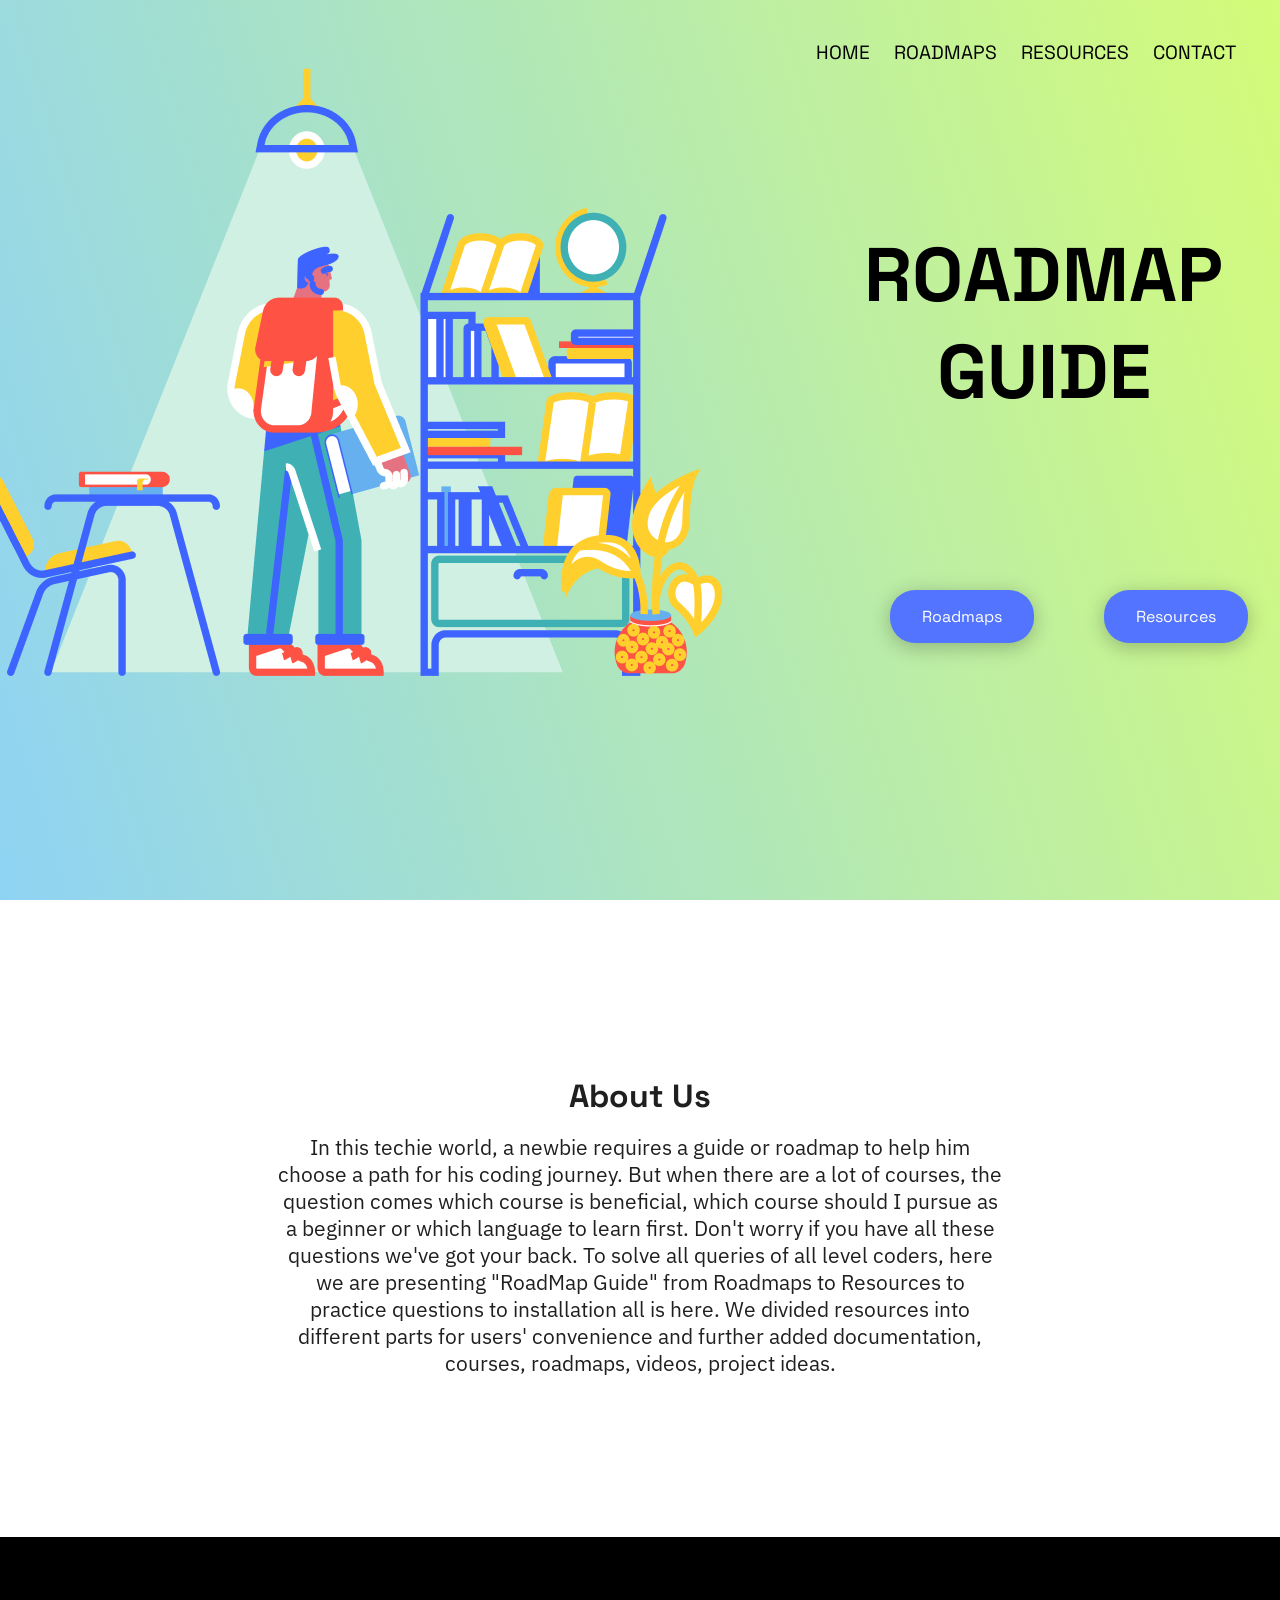
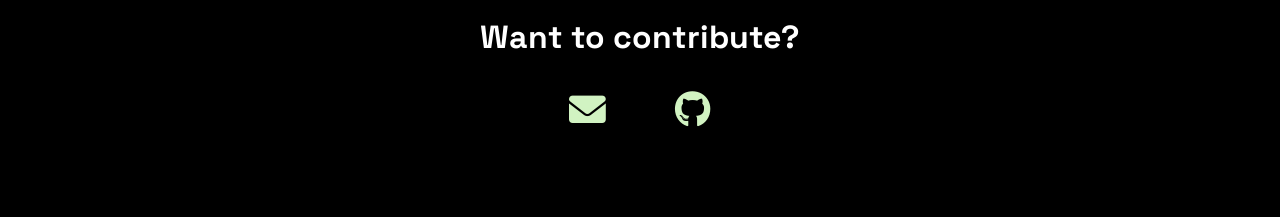
<file: index.html>
<!DOCTYPE html>
<html lang="en">


<head>
  <meta charset="UTF-8" />
  <!-- update decription for SEO -->
  <meta name="description" content="" />
  <meta http-equiv="X-UA-Compatible" content="IE=edge" />
  <meta name="viewport" content="width=device-width, initial-scale=1.0" />

  <head>
    <meta charset="UTF-8" />
    <!-- update decription for SEO -->
    <meta name="description" content="" />
    <meta http-equiv="X-UA-Compatible" content="IE=edge" />
    <meta name="viewport" content="width=device-width, initial-scale=1.0" />

    <title>RoadMap Guide</title>

    <!-- Favicon -->

    <!-- icons:: Font Awesome-->
    <link rel="stylesheet" href="https://cdnjs.cloudflare.com/ajax/libs/font-awesome/6.0.0-beta2/css/all.min.css"
      integrity="sha512-YWzhKL2whUzgiheMoBFwW8CKV4qpHQAEuvilg9FAn5VJUDwKZZxkJNuGM4XkWuk94WCrrwslk8yWNGmY1EduTA=="
      crossorigin="anonymous" referrerpolicy="no-referrer" />

    <!-- stylesheet::landing -->
    <link rel="stylesheet" href="./stylesheets/landing.css" />
  </head>

<body>
  <header>
    <nav class="nav-bar">
      <!-- /* <a href = "index.html"> <img src = " "></a> -->
      <div class="nav-links">
        <ul>
          <li><a href="./index.html">HOME</a></li>
          <li class="subnav">
            <div class="dropdown">
              <button class="dropbtn">ROADMAPS</button>
              <div class="dropdown-content">
                <div class="row">
                  <div class="column">
                    <button class="option">Web Development</button>
                    <div class="frontend sub-column">
                      <button class="sub-option">Frontend</button>
                      <div class="sub-sub-column">
                        <a href="./sub-pages/wfrontbasic.html" target="_blank" rel="noopener noreferrer">Basic</a>
                        <a href="./sub-pages/wfrontintermediate.html" target="_blank"
                          rel="noopener noreferrer">Intermediate</a>
                        <a href="./sub-pages/wfrontadvance.html" target="_blank" rel="noopener noreferrer">Advanced</a>
                      </div>
                    </div>
                    <div class="backend sub-column">
                      <button class="sub-option">Backend</button>
                      <div class="sub-sub-column">
                        <a href="./sub-pages/wbackbasic.html" target="_blank" rel="noopener noreferrer">Basic</a>
                        <a href="./sub-pages/wbackintermediate.html" target="_blank"
                          rel="noopener noreferrer">Intermediate</a>
                      </div>
                    </div>
                  </div>
                  <div class="column">
                    <button class="option"><a href="sub-pages/android.html" target="_blank"
                        rel="noopener noreferrer">Android Development</a></button>
                  </div>
                  <div class="column">
                    <button class="option">Data Structures</button>
                  </div>
                </div>
              </div>
            </div>
          </li>
          <li><a href="./sub-pages/resources.html">RESOURCES</a></li>
          <li><a href="./sub-pages/contact.html">CONTACT</a></li>
        </ul>
      </div>
    </nav>
  </header>
  <main>
    <section class="home">
      <h1 class="tagline">RoadMap Guide</h1>
      <div class="buttons">
        <button class="button_roadmap">Roadmaps</button>
        <button class="button_resources">
          <a href="./sub-pages/resources.html">Resources</a>
        </button>
      </div>
      <img src="./Illustrations/illustration-landing.png" alt=" " />
    </section>

    <!-- About us part-->
    <section class="aboutus">
        <h2>About Us</h2>
        <p>
          In this techie world, a newbie requires a guide or roadmap to help him choose a path for his coding journey. But when there are a lot of courses, the question comes which course is beneficial, which course should I pursue as a beginner or which language to learn first. Don't worry if you have all these questions we've got your back. To solve all queries of all level coders, here we are presenting "RoadMap Guide" from Roadmaps to Resources to practice questions to installation all is here. We divided resources into different parts for users' convenience and further added documentation, courses, roadmaps, videos, project ideas.
        </p>
    </section>
  </main>

  <footer>
      <div class="cont">
        <h2>Want to contribute?</h2>
        <div class="icons">
          <a href="./sub-pages/contact.html"><i class="fa fa-envelope"></i></a>
          <a href="#"><i class="fab fa-github"></i></a>
        </div>
        <!-- <p class="rights">@Copyright 2021. All rights reserved</p> -->
      </div>
  </footer>

  <script src="./app.js"></script>
</body>

</html>
</file>
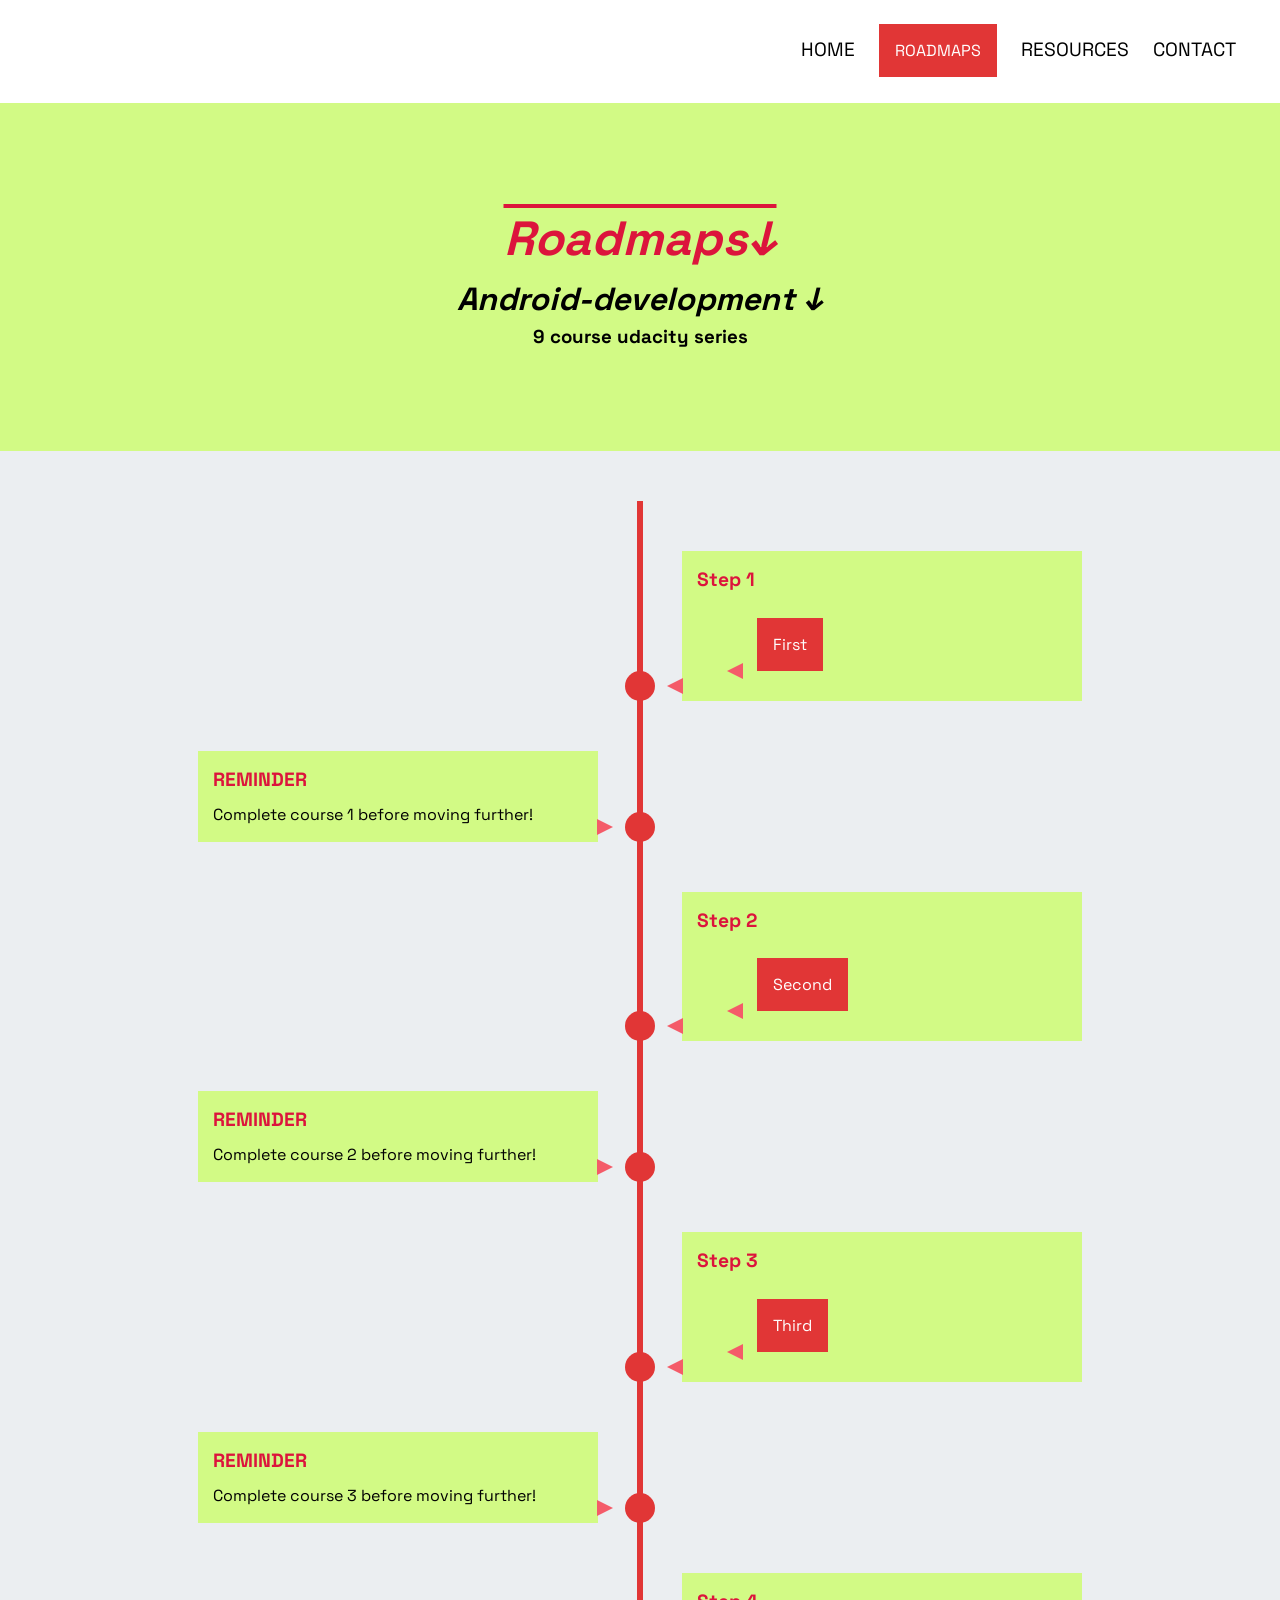
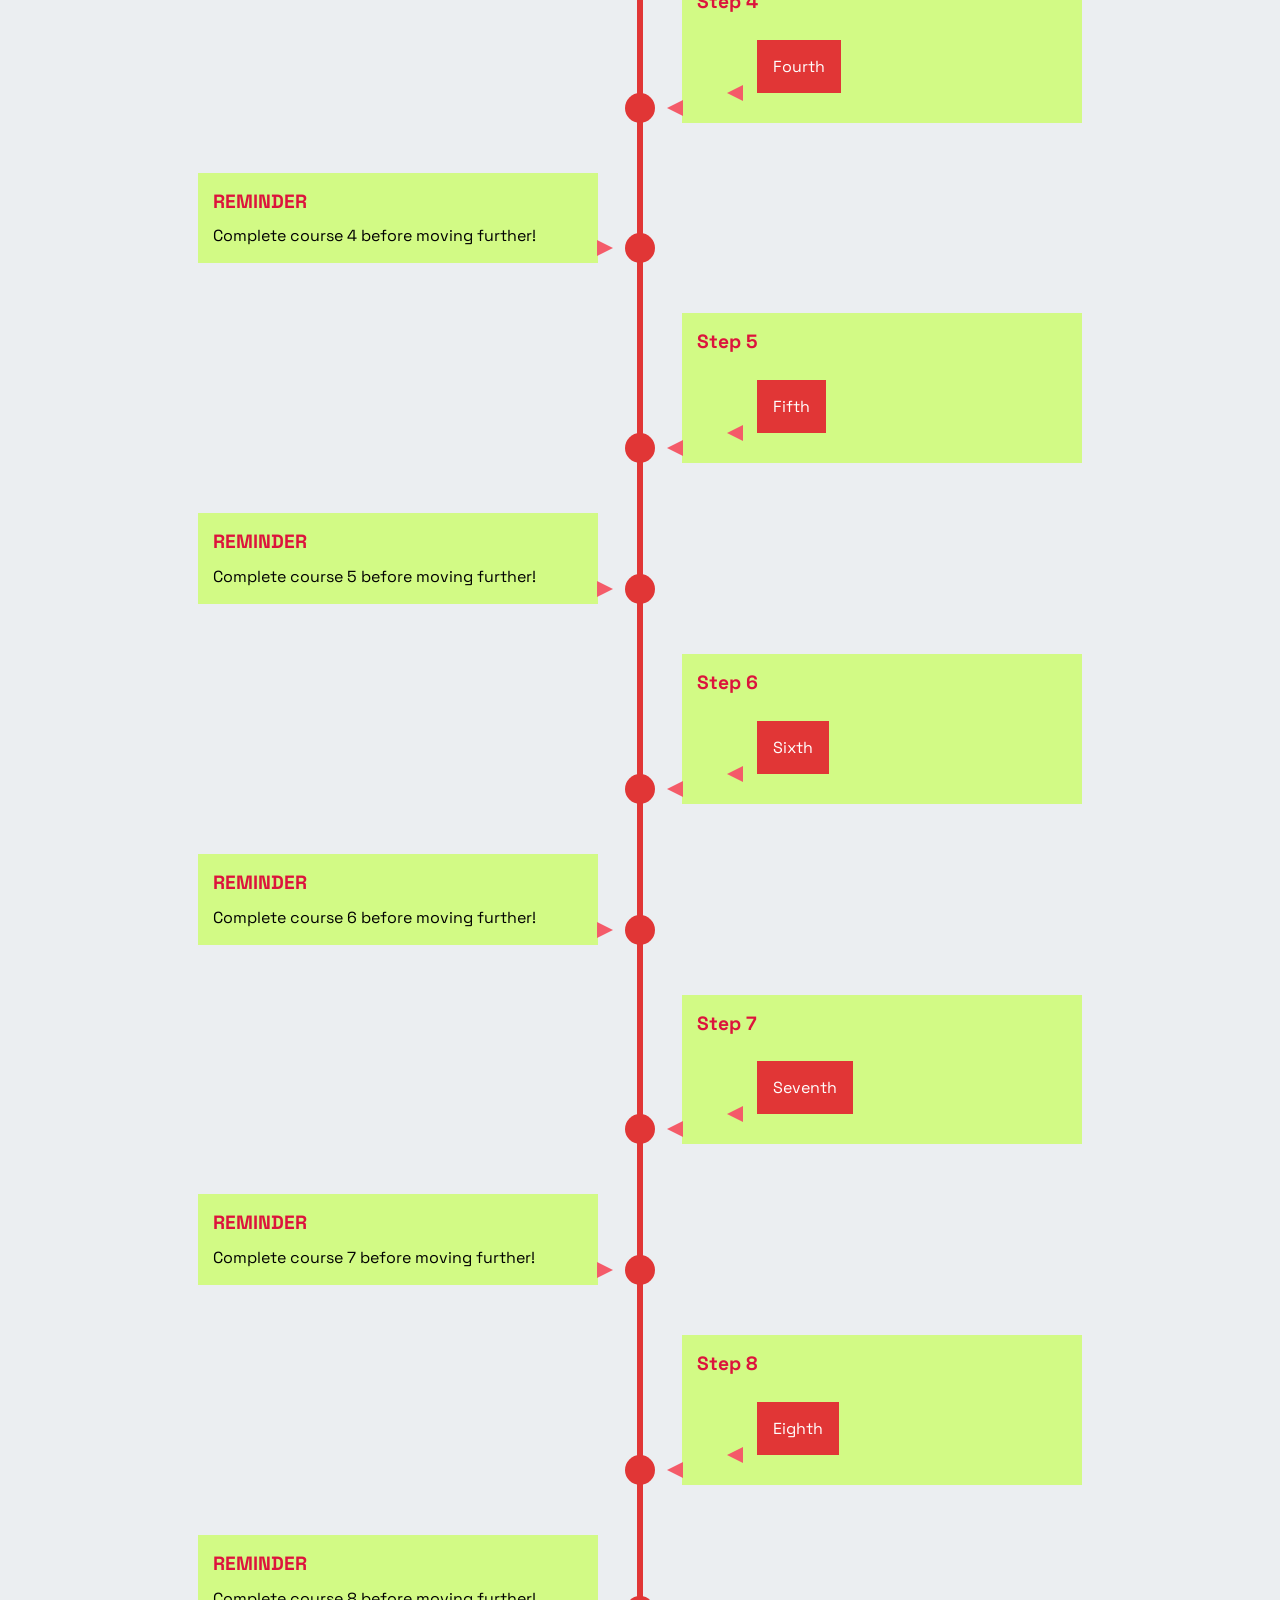
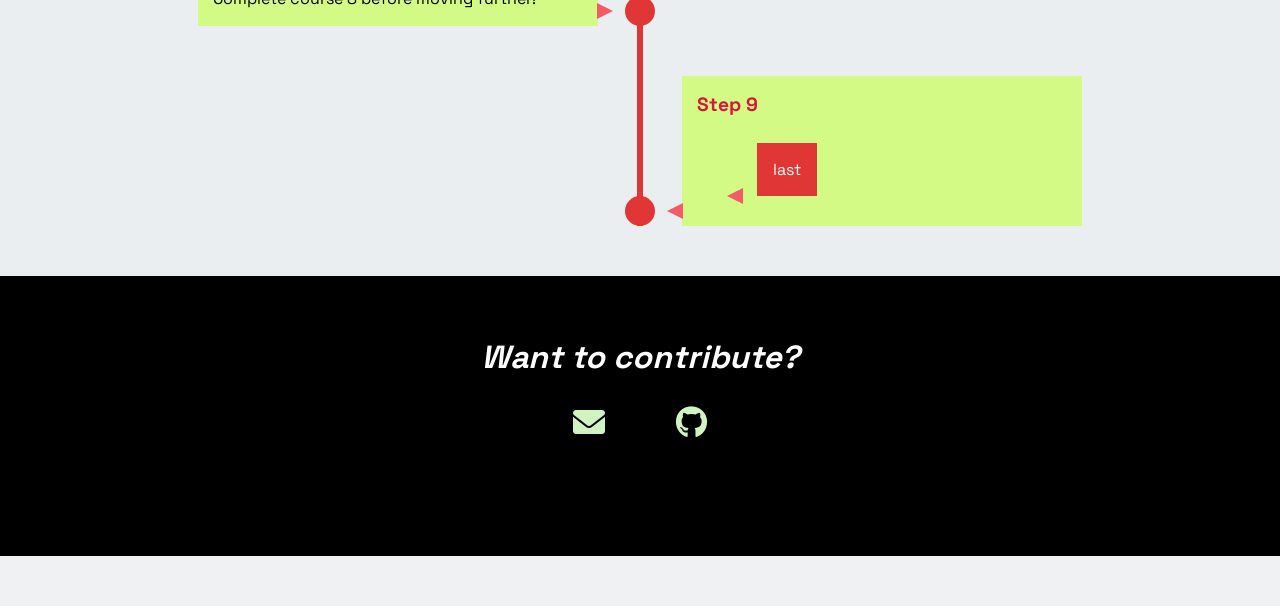
<file: sub-pages/android.html>
<!DOCTYPE html>
<html>
    <head>
        <meta charset="UTF-8">
        <meta name="viewport" content="width-device-width,initial-scale=1.0">
        <title>one stop for CS</title>
        <link href="../stylesheets/wfrontbasic.css" rel="stylesheet">
        <link href="https://fonts.googleapis.com/css2?family=IBM+Plex+Sans&display=swap" rel="stylesheet">
        <script src="https://ajax.googleapis.com/ajax/libs/jquery/3.5.1/jquery.min.js"></script>
        <link rel="stylesheet" href="https://cdnjs.cloudflare.com/ajax/libs/font-awesome/6.0.0-beta2/css/all.min.css"
      integrity="sha512-YWzhKL2whUzgiheMoBFwW8CKV4qpHQAEuvilg9FAn5VJUDwKZZxkJNuGM4XkWuk94WCrrwslk8yWNGmY1EduTA=="
      crossorigin="anonymous" referrerpolicy="no-referrer" />
    </head> 
    <body>
      <header>
        <nav class="nav-bar">
          <!-- /* <a href = "index.html"> <img src = " "></a> -->
          <div class="nav-links">
            <ul>
              <li><a href="../index.html">HOME</a></li>
              <li class="subnav">
                <div class="dropdown">
                  <button class="dropbtn">ROADMAPS</button>
                  <div class="dropdown-content">
                    <div class="row">
                      <div class="column">
                        <button class="option">Web Development</button>
                        <div class="frontend sub-column">
                          <button class="sub-option">Frontend</button>
                          <div class="sub-sub-column">
                            <a href="../sub-pages/wfrontbasic.html" target="_blank" rel="noopener noreferrer">Basic</a>
                            <a href="../sub-pages/wfrontintermediate.html" target="_blank"
                              rel="noopener noreferrer">Intermediate</a>
                            <a href="../sub-pages/wfrontadvance.html" target="_blank" rel="noopener noreferrer">Advanced</a>
                          </div>
                        </div>
                        <div class="backend sub-column">
                          <button class="sub-option">Backend</button>
                          <div class="sub-sub-column">
                            <a href="../sub-pages/wbackbasic.html" target="_blank" rel="noopener noreferrer">Basic</a>
                            <a href="../sub-pages/wbackintermediate.html" target="_blank"
                              rel="noopener noreferrer">Intermediate</a>
                          </div>
                        </div>
                      </div>
                      <div class="column">
                        <button class="option"><a href="android.html" target="_blank"
                            rel="noopener noreferrer">Android Development</a></button>
                      </div>
                      <div class="column">
                        <button class="option">Data Structures</button>
                      </div>
                    </div>
                  </div>
                </div>
              </li>
              <li><a href="./resources.html">RESOURCES</a></li>
              <li><a href="./contact.html">CONTACT</a></li>
            </ul>
          </div>
        </nav>
      </header>
        <section class="intro">
            <div class="container">
              <h1><strong>Roadmaps&darr;</strong></h1>
              <h2>Android-development &darr;</h2>
              <h3>9 course udacity series</h3>
              
            </div>
            
          </section>
          
          <section class="timeline">
            <ul>
              <li>
                <div>
                  <time>Step 1</time> 
                    <div class="dropdown">
                      <button class="dropbtn">First</button>
                      <div class="dropdown-content">
                        <a href="https://www.udacity.com/course/android-basics-user-interface--ud834">Udemy-1</a>
                       
                        
                      </div>
                    </div>
                    
                  
                </div>
              </li>
              <li>
                <div>
                  <time>REMINDER</time> Complete course 1 before moving further!                </div>
              </li>
              <li>
                <div>
                  <time>Step 2</time> 
                    <div class="dropdown">
                      <button class="dropbtn">Second</button>
                      <div class="dropdown-content">
                        <a href="https://www.udacity.com/course/android-basics-user-input--ud836">Udemy-2</a>
                       
                        
                      </div>
                    </div>
                    
                  
                </div>
              </li>
              <li>
                <div>
                  <time>REMINDER</time> Complete course 2 before moving further!                </div>
              </li>
              <li>
                <div>
                  <time>Step 3</time> 
                    <div class="dropdown">
                      <button class="dropbtn">Third</button>
                      <div class="dropdown-content">
                        <a href="https://www.udacity.com/course/android-basics-multiscreen-apps--ud839">Udemy-3</a>
                       
                        
                      </div>
                    </div>
                    
                  
                </div>
              </li>
              <li>
                <div>
                  <time>REMINDER</time> Complete course 3 before moving further!                </div>
              </li>
              <li>
                <div>
                  <time>Step 4</time> 
                    <div class="dropdown">
                      <button class="dropbtn">Fourth</button>
                      <div class="dropdown-content">
                        <a href="https://www.udacity.com/course/android-basics-networking--ud843">Udemy-4</a>
                       
                        
                      </div>
                    </div>
                    
                  
                </div>
              </li>
              <li>
                <div>
                  <time>REMINDER</time> Complete course 4 before moving further!                </div>
              </li>
              <li>
                <div>
                  <time>Step 5</time> 
                    <div class="dropdown">
                      <button class="dropbtn">Fifth</button>
                      <div class="dropdown-content">
                        <a href="https://www.udacity.com/course/android-basics-data-storage--ud845">Udemy-5</a>
                       
                        
                      </div>
                    </div>
                    
                  
                </div>
              </li>
              <li>
                <div>
                  <time>REMINDER</time> Complete course 5 before moving further!                </div>
              </li>
              <li>
                <div>
                  <time>Step 6</time> 
                    <div class="dropdown">
                      <button class="dropbtn">Sixth</button>
                      <div class="dropdown-content">
                        <a href="https://www.udacity.com/course/new-android-fundamentals--ud851">Udemy-6</a>
                       
                        
                      </div>
                    </div>
                    
                  
                </div>
              </li>
              <li>
                <div>
                  <time>REMINDER</time> Complete course 6 before moving further!                </div>
              </li>
              <li>
                <div>
                  <time>Step 7</time> 
                    <div class="dropdown">
                      <button class="dropbtn">Seventh</button>
                      <div class="dropdown-content">
                        <a href="https://www.udacity.com/course/advanced-android-app-development--ud855">Udemy-7</a>
                       
                        
                      </div>
                    </div>
                    
                  
                </div>
              </li>
              <li>
                <div>
                  <time>REMINDER</time> Complete course 7 before moving further!                </div>
              </li>
              <li>
                <div>
                  <time>Step 8</time> 
                    <div class="dropdown">
                      <button class="dropbtn">Eighth</button>
                      <div class="dropdown-content">
                        <a href="https://www.udacity.com/course/firebase-in-a-weekend-by-google-android--ud0352">Udemy-8</a>
                       
                        
                      </div>
                    </div>
                    
                  
                </div>
              </li>
              <li>
                <div>
                  <time>REMINDER</time> Complete course 8 before moving further!                </div>
              </li>
              <li>
                <div>
                  <time>Step 9</time> 
                    <div class="dropdown">
                      <button class="dropbtn">last</button>
                      <div class="dropdown-content">
                        <a href="https://www.udacity.com/course/material-design-for-android-developers--ud862">Udemy-9</a>
                       
                        
                      </div>
                    </div>
                    
                  
                </div>
           
              
              
          </section>
          <footer>
            <div class="cont">
              <h2>Want to contribute?</h2>
              <div class="icons">
                <a href="./sub-pages/contact.html"><i class="fa fa-envelope"></i></a>
                <a href="#"><i class="fab fa-github"></i></a>
              </div>
              <!-- <p class="rights">@Copyright 2021. All rights reserved</p> -->
            </div>
        </footer>

        <script src="../app.js"></script>
</body>
</file>
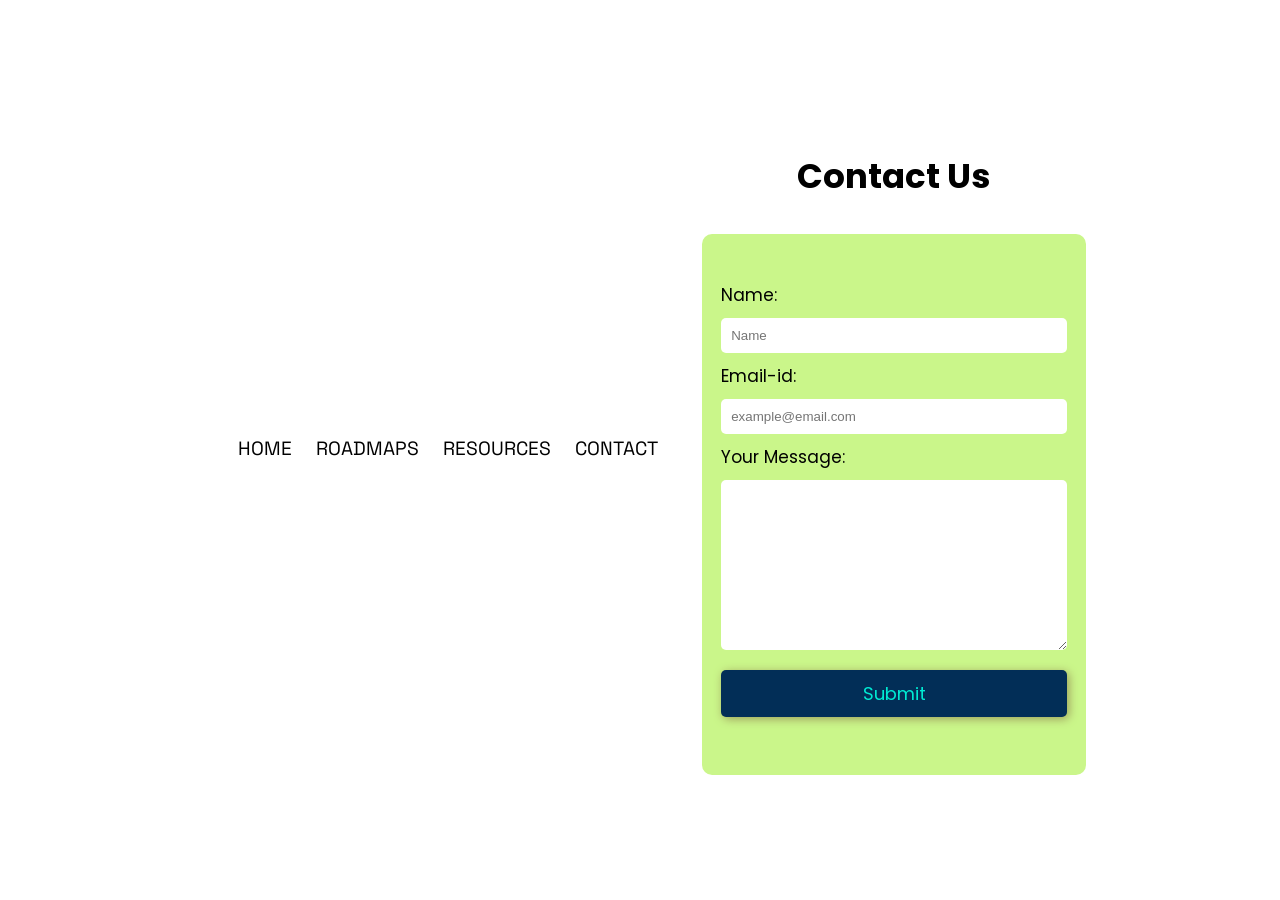
<file: sub-pages/contact.html>
<!DOCTYPE html>
<html>

<head>
  <meta charset="UTF-8">
  <meta name="viewport" content="width-device-width,initial-scale=1.0">
  <title>one stop for all</title>
  <link href="../stylesheets/contact.css" rel="stylesheet">
  <link href="https://fonts.googleapis.com/css2?family=IBM+Plex+Sans&display=swap" rel="stylesheet">
  <script src="https://ajax.googleapis.com/ajax/libs/jquery/3.5.1/jquery.min.js"></script>
</head>

<body>
  <header>
    <nav class="nav-bar">
      <!-- /* <a href = "index.html"> <img src = " "></a> -->
      <div class="nav-links">
        <ul>
          <li><a href="../index.html">HOME</a></li>
          <li class="subnav">
            <div class="dropdown">
              <button class="dropbtn">ROADMAPS</button>
              <div class="dropdown-content">
                <div class="row">
                  <div class="column">
                    <button class="option">Web Development</button>
                    <div class="frontend sub-column">
                      <button class="sub-option">Frontend</button>
                      <div class="sub-sub-column">
                        <a href="../sub-pages/wfrontbasic.html" target="_blank" rel="noopener noreferrer">Basic</a>
                        <a href="../sub-pages/wfrontintermediate.html" target="_blank"
                          rel="noopener noreferrer">Intermediate</a>
                        <a href="../sub-pages/wfrontadvance.html" target="_blank" rel="noopener noreferrer">Advanced</a>
                      </div>
                    </div>
                    <div class="backend sub-column">
                      <button class="sub-option">Backend</button>
                      <div class="sub-sub-column">
                        <a href="../sub-pages/wbackbasic.html" target="_blank" rel="noopener noreferrer">Basic</a>
                        <a href="../sub-pages/wbackintermediate.html" target="_blank"
                          rel="noopener noreferrer">Intermediate</a>
                      </div>
                    </div>
                  </div>
                  <div class="column">
                    <button class="option"><a href="android.html" target="_blank"
                        rel="noopener noreferrer">Android Development</a></button>
                  </div>
                  <div class="column">
                    <button class="option">Data Structures</button>
                  </div>
                </div>
              </div>
            </div>
          </li>
          <li><a href="./resources.html">RESOURCES</a></li>
          <li><a href="./contact.html">CONTACT</a></li>
        </ul>
      </div>
    </nav>
  </header>
  <div class="contact-form">
    <br>
    <h1>Contact Us</h1>

    <!-- replace "example@mail.com" with random string provided in mail after activation  -->
    <form action="https://formsubmit.co/6b3c124de7f8069f2af43a61fc4fd123" method="POST">
      <label for="name">Name:</label>
      <input id="name" type="text" class="name" placeholder="Name" aria-label="Name input" required />

      <label for="email">Email-id:</label>
      <input type="email" id="email" class="email" placeholder="example@email.com" aria-label="email id input"
        required />

      <label for="message">Your Message:</label>
      <textarea name="Message" id="message" cols="30" rows="10" aria-label="your message input"></textarea>

      <input type="submit" class="submit-btn" aria-label="submit form" />
    </form>
  </div>
</body>
</file>
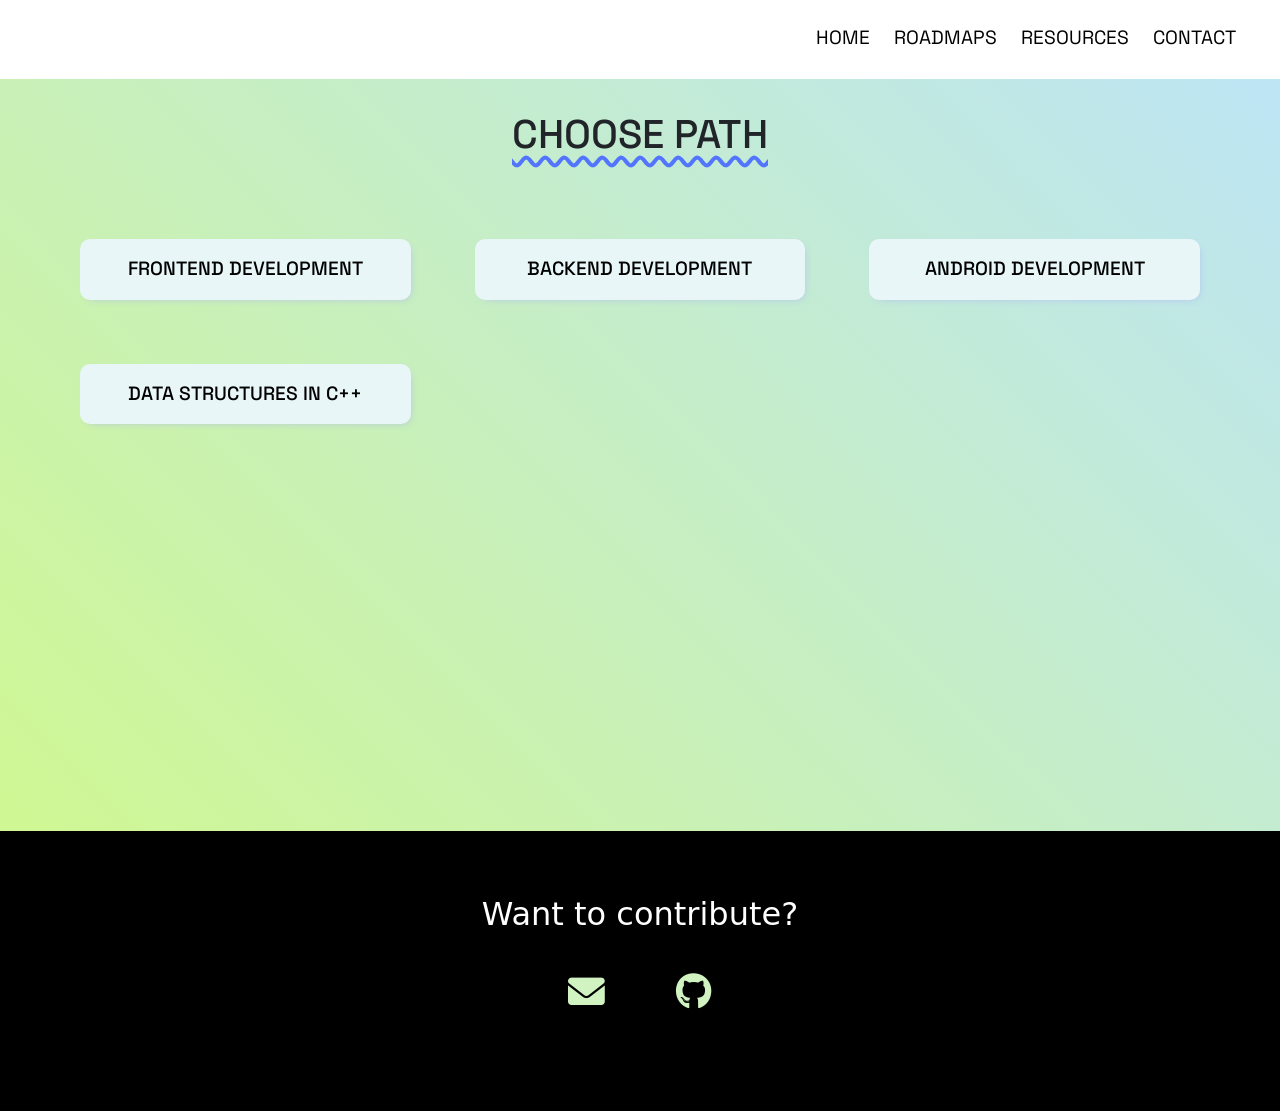
<file: sub-pages/resources.html>
<!DOCTYPE html>
<html lang="en">
  <head>
    <meta charset="UTF-8" />
    <meta http-equiv="X-UA-Compatible" content="IE=edge" />
    <meta name="viewport" content="width=device-width, initial-scale=1.0" />
    <title>Resources</title>

    <!-- stylesheet::resources -->
    <link rel="stylesheet" href="../stylesheets/resources.css" />

    <!-- icons:: Font Awesome-->
    <link
      rel="stylesheet"
      href="https://cdnjs.cloudflare.com/ajax/libs/font-awesome/6.0.0-beta2/css/all.min.css"
      integrity="sha512-YWzhKL2whUzgiheMoBFwW8CKV4qpHQAEuvilg9FAn5VJUDwKZZxkJNuGM4XkWuk94WCrrwslk8yWNGmY1EduTA=="
      crossorigin="anonymous"
      referrerpolicy="no-referrer"
    />
    <!-- Bootstrap Core CSS -->
    <link
      href="https://cdn.jsdelivr.net/npm/bootstrap@5.1.3/dist/css/bootstrap.min.css"
      rel="stylesheet"
      integrity="sha384-1BmE4kWBq78iYhFldvKuhfTAU6auU8tT94WrHftjDbrCEXSU1oBoqyl2QvZ6jIW3"
      crossorigin="anonymous"
    />
  </head>
  <body>
    <header>
      <nav class="nav-bar">
        <!-- /* <a href = "index.html"> <img src = " "></a> -->
        <div class="nav-links">
          <ul>
            <li><a href="../index.html">HOME</a></li>
            <li class="subnav">
              <div class="dropdown">
                <button class="dropbtn">ROADMAPS</button>
                <div class="dropdown-content">
                  <div class="row">
                    <div class="column">
                      <button class="option">Web Development</button>
                      <div class="frontend sub-column">
                        <button class="sub-option">Frontend</button>
                        <div class="sub-sub-column">
                          <a href="../sub-pages/wfrontbasic.html" target="_blank" rel="noopener noreferrer">Basic</a>
                          <a href="../sub-pages/wfrontintermediate.html" target="_blank"
                            rel="noopener noreferrer">Intermediate</a>
                          <a href="../sub-pages/wfrontadvance.html" target="_blank" rel="noopener noreferrer">Advanced</a>
                        </div>
                      </div>
                      <div class="backend sub-column">
                        <button class="sub-option">Backend</button>
                        <div class="sub-sub-column">
                          <a href="../sub-pages/wbackbasic.html" target="_blank" rel="noopener noreferrer">Basic</a>
                          <a href="../sub-pages/wbackintermediate.html" target="_blank"
                            rel="noopener noreferrer">Intermediate</a>
                        </div>
                      </div>
                    </div>
                    <div class="column">
                      <button class="option"><a href="android.html" target="_blank"
                          rel="noopener noreferrer">Android Development</a></button>
                    </div>
                    <div class="column">
                      <button class="option">Data Structures</button>
                    </div>
                  </div>
                </div>
              </div>
            </li>
            <li><a href="./resources.html">RESOURCES</a></li>
            <li><a href="./contact.html">CONTACT</a></li>
          </ul>
        </div>
      </nav>
    </header>
    <main>
      <h1>Choose Path</h1>

      <!-- cards -->
      <section id="path-cards">
        <button type="button" data-bs-toggle="modal" data-bs-target="#frontend">
          frontend development
        </button>
        <button type="button" data-bs-toggle="modal" data-bs-target="#backend">
          backend development
        </button>
        <button
          type="button"
          data-bs-toggle="modal"
          data-bs-target="#android-dev"
        >
          android development
        </button>
        <button
          type="button"
          data-bs-toggle="modal"
          data-bs-target="#data-structure-cpp"
        >
          data structures in C++
        </button>
      </section>

      <!-- Modal -->
      <section
        id="frontend"
        class="modal fade"
        tabindex="-1"
        aria-labelledby="frontendModalLabel"
        aria-hidden="true"
      >
        <div class="modal-dialog modal-dialog-scrollable modal-xl">
          <div class="modal-content">
            <div class="modal-header">
              <h3 class="modal-title" id="frontendModalLabel">Frontend</h3>
              <button
                type="button"
                class="btn-close"
                data-bs-dismiss="modal"
                aria-label="Close"
              ></button>
            </div>
            <!-- Modal body -->
            <div class="modal-body">
              <article class="basics-content">
                <h4>Basics</h4>
                <div class="links-container">
                  <div class="links-heading doc-links">
                    <button
                      class="link-dropbtn"
                      type="button"
                      data-bs-toggle="collapse"
                      data-bs-target="#dropdown-Basics-doc"
                      aria-expanded="true"
                      aria-controls="dropdown-Basics-doc"
                    >
                      <i class="fas fa-chevron-down"></i> Documentation
                    </button>
                    <div
                      class="collapse show link-dropMenu"
                      id="dropdown-Basics-doc"
                    >
                      <ul>
                        <li>
                          <a
                            href="https://developer.mozilla.org/en-US/docs/Learn/Getting_started_with_the_web/How_the_Web_works"
                            target="_blank"
                            rel="noopener noreferrer"
                            >MDN Documentation: How Web Works</a
                          >
                        </li>
                        <li>
                          <a
                            href="https://web.stanford.edu/class/msande91si/www-spr04/readings/week1/InternetWhitepaper.htm"
                            target="_blank"
                            rel="noopener noreferrer"
                            >Stanford Notes: How Does the Internet Work?</a
                          >
                        </li>
                        <li>
                          <a
                            href="https://www.hostinger.in/tutorials/linux-commands"
                            target="_blank"
                            rel="noopener noreferrer"
                            >Basic Linux Commands</a
                          >
                        </li>
                        <li>
                          <a
                            href="https://git-scm.com/"
                            target="_blank"
                            rel="noopener noreferrer"
                            >Version Control using Git: Documentation</a
                          >
                        </li>
                        <li>
                          <a
                            href="https://rogerdudler.github.io/git-guide/"
                            target="_blank"
                            rel="noopener noreferrer"
                            >Git Guide</a
                          >
                        </li>
                        <li>
                          <a
                            href="https://docs.github.com/en/get-started/quickstart"
                            target="_blank"
                            rel="noopener noreferrer"
                            >Getting started with GitHub</a
                          >
                        </li>
                      </ul>
                    </div>
                  </div>

                  <div class="links-heading course-links">
                    <button
                      class="link-dropbtn"
                      type="button"
                      data-bs-toggle="collapse"
                      data-bs-target="#dropdown-Basics-course"
                      aria-expanded="false"
                      aria-controls="dropdown-Basics-course"
                    >
                      <i class="fas fa-chevron-down"></i> Courses
                    </button>

                    <div
                      class="collapse show link-dropMenu"
                      id="dropdown-Basics-course"
                    >
                      <ul>
                        <li>
                          <a
                            href="https://codedamn.com/learn/http-fundamentals"
                            target="_blank"
                            rel="noopener noreferrer"
                            >HTTP-fundamentals: YouTube Codedamn</a
                          >
                        </li>
                        <li>
                          <a
                            href="https://www.coursera.org/learn/version-control-with-git?ranMID=40328&ranEAID=SAyYsTvLiGQ&ranSiteID=SAyYsTvLiGQ-Trl5aQ_Xm3aKqPX_1ZeUvA&siteID=SAyYsTvLiGQ-Trl5aQ_Xm3aKqPX_1ZeUvA&utm_content=10&utm_medium=partners&utm_source=linkshare&utm_campaign=SAyYsTvLiGQ"
                            target="_blank"
                            rel="noopener noreferrer"
                            >Coursera course: Version Control with Git</a
                          >
                        </li>
                        <li>
                          <a
                            href="https://youtu.be/RGOj5yH7evk"
                            target="_blank"
                            rel="noopener noreferrer"
                            >Git and GitHub : YouTube</a
                          >
                        </li>
                      </ul>
                    </div>
                  </div>
                </div>
              </article>
              <hr />
              <!-- HTML and CSS -->
              <article class="html-content">
                <h4>HTML & CSS</h4>
                <div class="links-container">
                  <div class="links-heading doc-links">
                    <button
                      class="link-dropbtn"
                      type="button"
                      data-bs-toggle="collapse"
                      data-bs-target="#dropdown-HTML-doc"
                      aria-expanded="true"
                      aria-controls="dropdown-HTML-doc"
                    >
                      <i class="fas fa-chevron-down"></i> Documentation
                    </button>
                    <div
                      class="collapse show link-dropMenu"
                      id="dropdown-HTML-doc"
                    >
                      <ul>
                        <li>
                          <a
                            href="https://www.freecodecamp.org/learn/responsive-web-design/"
                            target="_blank"
                            rel="noopener noreferrer"
                            >FCC Frontend certification</a
                          >
                        </li>
                        <li>
                          <a
                            href="https://learn.shayhowe.com/"
                            target="_blank"
                            rel="noopener noreferrer"
                            >HTML + CSS by Shay Howe</a
                          >
                        </li>
                      </ul>
                    </div>
                  </div>

                  <div class="links-heading course-links">
                    <button
                      class="link-dropbtn"
                      type="button"
                      data-bs-toggle="collapse"
                      data-bs-target="#dropdown-HTML-course"
                      aria-expanded="false"
                      aria-controls="dropdown-HTML-course"
                    >
                      <i class="fas fa-chevron-down"></i> Courses
                    </button>

                    <div
                      class="collapse show link-dropMenu"
                      id="dropdown-HTML-course"
                    >
                      <ul>
                        <li>
                          <a
                            href="https://youtu.be/qz0aGYrrlhU"
                            target="_blank"
                            rel="noopener noreferrer"
                            >Programming with Mosh: HTML Course</a
                          >
                        </li>
                        <li>
                          <a
                            href="https://www.youtube.com/watch?v=UB1O30fR-EE"
                            target="_blank"
                            rel="noopener noreferrer"
                            >Traversy Media: HTML Crash Course</a
                          >
                        </li>
                        <li>
                          <a
                            href="https://youtu.be/yfoY53QXEnI"
                            target="_blank"
                            rel="noopener noreferrer"
                            >Traversy Media: CSS Crash Course</a
                          >
                        </li>
                        <li>
                          <a
                            href="https://www.udemy.com/course/design-and-develop-a-killer-website-with-html5-and-css3/"
                            target="_blank"
                            rel="noopener noreferrer"
                            >Udemy Course: HTML + CSS</a
                          >
                        </li>
                      </ul>
                    </div>
                  </div>

                  <div class="links-heading project-links">
                    <button
                      class="link-dropbtn"
                      type="button"
                      data-bs-toggle="collapse"
                      data-bs-target="#dropdown-HTML-projects"
                      aria-expanded="false"
                      aria-controls="dropdown-HTML-projects"
                    >
                      <i class="fas fa-chevron-down"></i> Project Ideas
                    </button>
                    <div
                      class="collapse show link-dropMenu"
                      id="dropdown-HTML-projects"
                    >
                      <ul>
                        <li>
                          <a
                            href="https://www.geeksforgeeks.org/top-10-projects-for-beginners-to-practice-html-and-css-skills/"
                            target="_blank"
                            rel="noopener noreferrer"
                            >GFG Project Ideas using HTML & CSS</a
                          >
                        </li>
                      </ul>
                    </div>
                  </div>
                </div>
              </article>

              <hr />
              <!-- JavaScript -->
              <article class="javascript-content">
                <h4>JavaScript</h4>
                <div class="links-container">
                  <div class="links-heading doc-links">
                    <button
                      class="link-dropbtn"
                      type="button"
                      data-bs-toggle="collapse"
                      data-bs-target="#dropdown-JavaScript-doc"
                      aria-expanded="true"
                      aria-controls="dropdown-JavaScript-doc"
                    >
                      <i class="fas fa-chevron-down"></i> Documentation
                    </button>
                    <div
                      class="collapse show link-dropMenu"
                      id="dropdown-JavaScript-doc"
                    >
                      <ul>
                        <li>
                          <a
                            href="https://www.freecodecamp.org/learn/javascript-algorithms-and-data-structures/"
                            target="_blank"
                            rel="noopener noreferrer"
                            >FCC JavaScript certification</a
                          >
                        </li>
                        <li>
                          <a
                            href="https://javascript.info/"
                            target="_blank"
                            rel="noopener noreferrer"
                            >The Modern JavaScript Tutorial</a
                          >
                        </li>
                        <li>
                          <a
                            href="https://developer.mozilla.org/en-US/docs/Web/JavaScript?ref=java5cript.com"
                            target="_blank"
                            rel="noopener noreferrer"
                            >MDN Documentation JavaScript</a
                          >
                        </li>
                      </ul>
                    </div>
                  </div>

                  <div class="links-heading course-links">
                    <button
                      class="link-dropbtn"
                      type="button"
                      data-bs-toggle="collapse"
                      data-bs-target="#dropdown-JavaScript-course"
                      aria-expanded="false"
                      aria-controls="dropdown-JavaScript-course"
                    >
                      <i class="fas fa-chevron-down"></i> Courses
                    </button>

                    <div
                      class="collapse show link-dropMenu"
                      id="dropdown-JavaScript-course"
                    >
                      <ul>
                        <li>
                          <a
                            href="https://www.udacity.com/course/intro-to-javascript--ud803"
                            target="_blank"
                            rel="noopener noreferrer"
                            >Udacity Free course: Intro to JavaScript</a
                          >
                        </li>
                        <li>
                          <a
                            href="https://www.youtube.com/watch?v=PkZNo7MFNFg"
                            target="_blank"
                            rel="noopener noreferrer"
                            >FCC JavaScript Full Course - YouTube</a
                          >
                        </li>
                        <li>
                          <a
                            href="https://www.udacity.com/course/javascript-and-the-dom--ud117"
                            target="_blank"
                            rel="noopener noreferrer"
                            >Udacity Free course: JS and DOM</a
                          >
                        </li>
                        <li>
                          <a
                            href="https://www.udacity.com/course/object-oriented-javascript--ud711"
                            target="_blank"
                            rel="noopener noreferrer"
                            >Udacity Free course: Object-oriented JavaScript</a
                          >
                        </li>
                      </ul>
                    </div>
                  </div>

                  <div class="links-heading project-links">
                    <button
                      class="link-dropbtn"
                      type="button"
                      data-bs-toggle="collapse"
                      data-bs-target="#dropdown-JavaScript-projects"
                      aria-expanded="false"
                      aria-controls="dropdown-JavaScript-projects"
                    >
                      <i class="fas fa-chevron-down"></i> Project Ideas
                    </button>
                    <div
                      class="collapse show link-dropMenu"
                      id="dropdown-JavaScript-projects"
                    >
                      <ul>
                        <li>
                          <a
                            href="https://www.freecodecamp.org/news/javascript-projects-for-beginners/#how-to-create-a-color-flipper"
                            target="_blank"
                            rel="noopener noreferrer"
                            >FCC Project Ideas</a
                          >
                        </li>
                        <li>
                          <a
                            href="https://javascript30.com/"
                            target="_blank"
                            rel="noopener noreferrer"
                            >JavaScript 30: 30 Projects</a
                          >
                        </li>
                        <li>
                          <a
                            href="https://www.crio.do/projects/category/javascript-projects"
                            target="_blank"
                            rel="noopener noreferrer"
                            >JavaScript Projects by Crio.Do</a
                          >
                        </li>
                      </ul>
                    </div>
                  </div>
                </div>
              </article>

              <hr />
              <!-- Frontend Frameworks -->
              <article class="framework-content">
                <h4>Frontend Frameworks</h4>
                <div class="links-container">
                  <div class="links-heading doc-links">
                    <button
                      class="link-dropbtn"
                      type="button"
                      data-bs-toggle="collapse"
                      data-bs-target="#dropdown-Framework-doc"
                      aria-expanded="true"
                      aria-controls="dropdown-Framework-doc"
                    >
                      <i class="fas fa-chevron-down"></i> Documentation
                    </button>
                    <div
                      class="collapse show link-dropMenu"
                      id="dropdown-Framework-doc"
                    >
                      <ul>
                        <li>
                          <a
                            href="https://www.freecodecamp.org/learn/front-end-development-libraries/"
                            target="_blank"
                            rel="noopener noreferrer"
                            >FCC Front End Development Libraries
                            certification</a
                          >
                        </li>
                        <li>
                          <a
                            href="https://getbootstrap.com/docs/5.1/getting-started/introduction/"
                            target="_blank"
                            rel="noopener noreferrer"
                            >Learn Bootstrap : Documentation</a
                          >
                        </li>
                        <li>
                          <a
                            href="https://reactjs.org/tutorial/tutorial.html"
                            target="_blank"
                            rel="noopener noreferrer"
                            >Learn React : Documentation</a
                          >
                        </li>
                      </ul>
                    </div>
                  </div>

                  <div class="links-heading course-links">
                    <button
                      class="link-dropbtn"
                      type="button"
                      data-bs-toggle="collapse"
                      data-bs-target="#dropdown-Framework-course"
                      aria-expanded="false"
                      aria-controls="dropdown-Framework-course"
                    >
                      <i class="fas fa-chevron-down"></i> Courses
                    </button>

                    <div
                      class="collapse show link-dropMenu"
                      id="dropdown-Framework-course"
                    >
                      <ul>
                        <li>
                          <a
                            href="https://www.udacity.com/course/front-end-frameworks--ud894"
                            target="_blank"
                            rel="noopener noreferrer"
                            >Udacity Free course: Frontend Framworks</a
                          >
                        </li>
                        <li>
                          <a
                            href="https://www.coursera.org/learn/bootstrap-4"
                            target="_blank"
                            rel="noopener noreferrer"
                            >Learn Bootstrap : Coursera</a
                          >
                        </li>
                        <li>
                          <a
                            href="https://youtu.be/4sosXZsdy-s"
                            target="_blank"
                            rel="noopener noreferrer"
                            >Learn BootStrap : YouTube</a
                          >
                        </li>
                        <li>
                          <a
                            href="https://www.coursera.org/learn/front-end-react?ranMID=40328&ranEAID=JVFxdTr9V80&ranSiteID=JVFxdTr9V80-CqB9zH5XwZ8kgJ4sYHeyfw&siteID=JVFxdTr9V80-CqB9zH5XwZ8kgJ4sYHeyfw&utm_content=10&utm_medium=partners&utm_source=linkshare&utm_campaign=JVFxdTr9V80"
                            target="_blank"
                            rel="noopener noreferrer"
                            >Learn React: Coursera</a
                          >
                        </li>
                        <li>
                          <a
                            href="https://youtu.be/4UZrsTqkcW4"
                            target="_blank"
                            rel="noopener noreferrer"
                            >Learn React: YouTube</a
                          >
                        </li>
                        <li>
                          <a
                            href="https://youtu.be/2OHbjep_WjQ"
                            target="_blank"
                            rel="noopener noreferrer"
                            >Learn Angualar: YouTube</a
                          >
                        </li>
                        <li>
                          <a
                            href="https://youtu.be/FXpIoQ_rT_c"
                            target="_blank"
                            rel="noopener noreferrer"
                            >Learn Vue: YouTube</a
                          >
                        </li>
                      </ul>
                    </div>
                  </div>

                  <div class="links-heading project-links">
                    <button
                      class="link-dropbtn"
                      type="button"
                      data-bs-toggle="collapse"
                      data-bs-target="#dropdown-Framework-projects"
                      aria-expanded="false"
                      aria-controls="dropdown-Framework-projects"
                    >
                      <i class="fas fa-chevron-down"></i> Project Ideas
                    </button>
                    <div
                      class="collapse show link-dropMenu"
                      id="dropdown-Framework-projects"
                    >
                      <ul>
                        <li>
                          <a
                            href="https://www.geeksforgeeks.org/top-10-front-end-web-development-projects-for-beginners/"
                            target="_blank"
                            rel="noopener noreferrer"
                            >GFG Project Ideas</a
                          >
                        </li>
                        <li>
                          <a
                            href="https://www.upgrad.com/blog/front-end-project-ideas-topics-for-beginners/"
                            target="_blank"
                            rel="noopener noreferrer"
                            >Frontend Project Ideas by Upgrad</a
                          >
                        </li>
                        <li>
                          <a
                            href="https://www.crio.do/projects/category/react-projects"
                            target="_blank"
                            rel="noopener noreferrer"
                            >React Projects</a
                          >
                        </li>
                      </ul>
                    </div>
                  </div>
                </div>
              </article>

              <hr />
              <!--  Interview Preparation -->
              <article class="interview-content">
                <h4>Interview Preparation</h4>
                <div class="links-container">
                  <div class="links-heading doc-links">
                    <button
                      class="link-dropbtn"
                      type="button"
                      data-bs-toggle="collapse"
                      data-bs-target="#dropdown-Interview-doc"
                      aria-expanded="true"
                      aria-controls="dropdown-Interview-doc"
                    >
                      <i class="fas fa-chevron-down"></i> Documentation
                    </button>
                    <div
                      class="collapse show link-dropMenu"
                      id="dropdown-Interview-doc"
                    >
                      <ul>
                        <li>
                          <a
                            href="https://medium.com/@killua2018/how-to-prepare-front-end-interview-entry-level-medium-level-f19bb15b2259"
                            target="_blank"
                            rel="noopener noreferrer"
                            >Article: How to prepare Front End Interview</a
                          >
                        </li>
                        <li>
                          <a
                            href="https://github.com/yangshun/front-end-interview-handbook"
                            target="_blank"
                            rel="noopener noreferrer"
                            >GitHub Repo: Frontend Interview Handbook</a
                          >
                        </li>
                        <li>
                          <a
                            href="https://www.codecademy.com/resources/blog/front-end-developer-interview-questions/"
                            target="_blank"
                            rel="noopener noreferrer"
                            >Article: Frontend Interview Questions</a
                          >
                        </li>
                      </ul>
                    </div>
                  </div>

                  <div class="links-heading course-links">
                    <button
                      class="link-dropbtn"
                      type="button"
                      data-bs-toggle="collapse"
                      data-bs-target="#dropdown-Interview-course"
                      aria-expanded="false"
                      aria-controls="dropdown-Interview-course"
                    >
                      <i class="fas fa-chevron-down"></i> Courses
                    </button>

                    <div
                      class="collapse show link-dropMenu"
                      id="dropdown-Interview-course"
                    >
                      <ul>
                        <li>
                          <a
                            href="https://www.udacity.com/course/front-end-interview-prep--ud250"
                            target="_blank"
                            rel="noopener noreferrer"
                            >Udacity Free course: Front-End Interview Prep</a
                          >
                        </li>
                      </ul>
                    </div>
                  </div>
                </div>
              </article>
            </div>
            <!-- END Modal Body -->
          </div>
        </div>
      </section>
      <!-- END Modal -->

      <!-- Modal -->
      <section
        id="backend"
        class="modal fade"
        tabindex="-1"
        aria-labelledby="frontendModalLabel"
        aria-hidden="true"
      >
        <div class="modal-dialog modal-dialog-scrollable modal-xl">
          <div class="modal-content">
            <div class="modal-header">
              <h3 class="modal-title" id="backendModalLabel">Backend</h3>
              <button
                type="button"
                class="btn-close"
                data-bs-dismiss="modal"
                aria-label="Close"
              ></button>
            </div>
            <!-- Modal body -->
            <div class="modal-body">
              <article class="prerequisite-content">
                <h4>Prerequisites</h4>
                <div class="links-container">
                  <div class="links-heading">
                    <div class="link-dropMenu">
                      <a
                        href="https://www.freecodecamp.org/news/learn-backend-development/"
                        target="_blank"
                        rel="noopener noreferrer"
                        >Aricle: Learn Backend Development</a
                      >
                    </div>
                    <div class="link-dropMenu">
                      <a
                        href="https://www.hostinger.in/tutorials/linux-commands"
                        target="_blank"
                        rel="noopener noreferrer"
                        >Basic Linux Commands</a
                      >
                    </div>
                    <button
                      class="link-dropbtn"
                      type="button"
                      data-bs-toggle="collapse"
                      data-bs-target="#dropdown-Prereq-web-basic"
                      aria-expanded="true"
                      aria-controls="dropdown-Prereq-web-basic"
                    >
                      <i class="fas fa-chevron-down"></i> Web Basics
                    </button>
                    <div
                      class="collapse show link-dropMenu"
                      id="dropdown-Prereq-web-basic"
                    >
                      <ul>
                        <li>
                          <a
                            href="https://developer.mozilla.org/en-US/docs/Learn/Getting_started_with_the_web/How_the_Web_works"
                            target="_blank"
                            rel="noopener noreferrer"
                            >MDN Documentation: How Web Works</a
                          >
                        </li>
                        <li>
                          <a
                            href="https://web.stanford.edu/class/msande91si/www-spr04/readings/week1/InternetWhitepaper.htm"
                            target="_blank"
                            rel="noopener noreferrer"
                            >Stanford Notes: How Does the Internet Work?</a
                          >
                        </li>
                        <li>
                          <a
                            href="https://codedamn.com/learn/http-fundamentals"
                            target="_blank"
                            rel="noopener noreferrer"
                            >Codedamn course: Internet fundamentals</a
                          >
                        </li>
                      </ul>
                    </div>
                  </div>

                  <div class="links-heading">
                    <button
                      class="link-dropbtn"
                      type="button"
                      data-bs-toggle="collapse"
                      data-bs-target="#dropdown-Prereq-operating-system"
                      aria-expanded="false"
                      aria-controls="dropdown-Prereq-operating-system"
                    >
                      <i class="fas fa-chevron-down"></i> Operating Systems
                    </button>

                    <div
                      class="collapse show link-dropMenu"
                      id="dropdown-Prereq-operating-system"
                    >
                      <ul>
                        <li>
                          <a
                            href="https://www.w3schools.in/operating-system-tutorial/intro/"
                            target="_blank"
                            rel="noopener noreferrer"
                            >Operating System Introduction</a
                          >
                        </li>
                        <li>
                          <a
                            href="https://youtube.com/playlist?list=PLBlnK6fEyqRiVhbXDGLXDk_OQAeuVcp2O"
                            target="_blank"
                            rel="noopener noreferrer"
                            >Operating Systems: YouTube</a
                          >
                        </li>
                      </ul>
                    </div>
                  </div>

                  <div class="links-heading">
                    <button
                      class="link-dropbtn"
                      type="button"
                      data-bs-toggle="collapse"
                      data-bs-target="#dropdown-Prereq-version-control"
                      aria-expanded="false"
                      aria-controls="dropdown-Prereq-version-control"
                    >
                      <i class="fas fa-chevron-down"></i> Version Control
                    </button>

                    <div
                      class="collapse show link-dropMenu"
                      id="dropdown-Prereq-version-control"
                    >
                      <ul>
                        <li>
                          <a
                            href="https://git-scm.com/"
                            target="_blank"
                            rel="noopener noreferrer"
                            >Version Control using Git: Documentation</a
                          >
                        </li>
                        <li>
                          <a
                            href="https://rogerdudler.github.io/git-guide/"
                            target="_blank"
                            rel="noopener noreferrer"
                            >Git Guide</a
                          >
                        </li>
                        <li>
                          <a
                            href="https://docs.github.com/en/get-started/quickstart"
                            target="_blank"
                            rel="noopener noreferrer"
                            >Getting started with GitHub</a
                          >
                        </li>
                        <li>
                          <a
                            href="https://www.coursera.org/learn/version-control-with-git?ranMID=40328&ranEAID=SAyYsTvLiGQ&ranSiteID=SAyYsTvLiGQ-Trl5aQ_Xm3aKqPX_1ZeUvA&siteID=SAyYsTvLiGQ-Trl5aQ_Xm3aKqPX_1ZeUvA&utm_content=10&utm_medium=partners&utm_source=linkshare&utm_campaign=SAyYsTvLiGQ"
                            target="_blank"
                            rel="noopener noreferrer"
                            >Coursera course: Version Control with Git</a
                          >
                        </li>
                        <li>
                          <a
                            href="https://youtu.be/RGOj5yH7evk"
                            target="_blank"
                            rel="noopener noreferrer"
                            >Git and GitHub : YouTube</a
                          >
                        </li>
                      </ul>
                    </div>
                  </div>
                </div>
              </article>
              <hr />

              <!-- Languages -->
              <article class="language-content">
                <h4>Lanuguages</h4>
                <div class="links-container">
                  <div class="links-heading doc-links">
                    <button
                      class="link-dropbtn"
                      type="button"
                      data-bs-toggle="collapse"
                      data-bs-target="#dropdown-Languages-javascript"
                      aria-expanded="true"
                      aria-controls="dropdown-Languages-javascript"
                    >
                      <i class="fas fa-chevron-down"></i> JavaScript
                    </button>
                    <div
                      class="collapse show link-dropMenu"
                      id="dropdown-Languages-javascript"
                    >
                      <ul>
                        <li>
                          <a
                            href="https://www.freecodecamp.org/learn/javascript-algorithms-and-data-structures/"
                            target="_blank"
                            rel="noopener noreferrer"
                            >FCC JavaScript certification</a
                          >
                        </li>
                        <li>
                          <a
                            href="https://javascript.info/"
                            target="_blank"
                            rel="noopener noreferrer"
                            >The Modern JavaScript Tutorial</a
                          >
                        </li>
                        <li>
                          <a
                            href="https://developer.mozilla.org/en-US/docs/Web/JavaScript?ref=java5cript.com"
                            target="_blank"
                            rel="noopener noreferrer"
                            >MDN Documentation JavaScript</a
                          >
                        </li>
                        <li>
                          <a
                            href="https://www.youtube.com/watch?v=PkZNo7MFNFg"
                            target="_blank"
                            rel="noopener noreferrer"
                            >FCC JavaScript Full Course - YouTube</a
                          >
                        </li>
                      </ul>
                    </div>
                  </div>

                  <div class="links-heading course-links">
                    <button
                      class="link-dropbtn"
                      type="button"
                      data-bs-toggle="collapse"
                      data-bs-target="#dropdown-Languages-python"
                      aria-expanded="false"
                      aria-controls="dropdown-Languages-python"
                    >
                      <i class="fas fa-chevron-down"></i> Python
                    </button>

                    <div
                      class="collapse show link-dropMenu"
                      id="dropdown-Languages-python"
                    >
                      <li>
                        <a
                          href="https://youtu.be/rfscVS0vtbw"
                          target="_blank"
                          rel="noopener noreferrer"
                          >FCC Python 4 Hour course: YouTube</a
                        >
                      </li>
                      <li>
                        <a
                          href="https://www.edx.org/course/cs50s-web-programming-with-python-and-javascript"
                          target="_blank"
                          rel="noopener noreferrer"
                          >CS50: Python for Web Programming</a
                        >
                      </li>
                      <li>
                        <a
                          href="https://www.learnpython.org/"
                          target="_blank"
                          rel="noopener noreferrer"
                          >Documentation for learning Python</a
                        >
                      </li>
                    </div>
                  </div>
                </div>
              </article>

              <hr />
              <!-- DataBases -->
              <article id="database-content">
                <h4>Database</h4>
                <div class="links-container no-dropdown-links">
                  <div class="link-dropMenu">
                    <a
                      href="https://www.postgresqltutorial.com/"
                      target="_blank"
                      rel="noopener noreferrer"
                      >PostgreSQL Docs</a
                    >
                  </div>
                  <div class="link-dropMenu">
                    <a
                      href="https://youtu.be/-56x56UppqQ"
                      target="_blank"
                      rel="noopener noreferrer"
                      >MongoDB Crash Course</a
                    >
                  </div>
                  <div class="link-dropMenu">
                    <a
                      href="https://www.edx.org/course/databases-5-sql"
                      target="_blank"
                      rel="noopener noreferrer"
                      >EDX course: Databases</a
                    >
                  </div>
                </div>
              </article>

              <hr />
              <!-- API -->
              <article class="api-content">
                  <h4>API</h4>
                <div class="links-container no-dropdown-links">
                    <div class="link-dropMenu">
                      <a
                        href="https://youtu.be/GZvSYJDk-us"
                        target="_blank"
                        rel="noopener noreferrer"
                        >API Crash Course: YouTube</a
                      >
                    </div>
                    <div class="link-dropMenu">
                      <a
                        href="https://restfulapi.net/"
                        target="_blank"
                        rel="noopener noreferrer"
                        >RESTFUL API's Documentation</a
                      >
                    </div>
                    </div>
                  </div>
              </article>
            </div>
            <!-- END Modal Body -->
          </div>
        </div>
      </section>
      <!-- END Modal -->

    </main>
    <footer>
      <div class="cont">
        <h2>Want to contribute?</h2>
        <div class="icons">
          <a href="./sub-pages/contact.html"><i class="fa fa-envelope"></i></a>
          <a href="#"><i class="fab fa-github"></i></a>
        </div>
        <!-- <p class="rights">@Copyright 2021. All rights reserved</p> -->
      </div>
  </footer>
    <!-- JavaScript Bundle with Popper -->
    <script
      src="https://cdn.jsdelivr.net/npm/bootstrap@5.1.3/dist/js/bootstrap.bundle.min.js"
      integrity="sha384-ka7Sk0Gln4gmtz2MlQnikT1wXgYsOg+OMhuP+IlRH9sENBO0LRn5q+8nbTov4+1p"
      crossorigin="anonymous"
    ></script>
    <script src="../app.js"></script>
  </body>
</html>
</file>
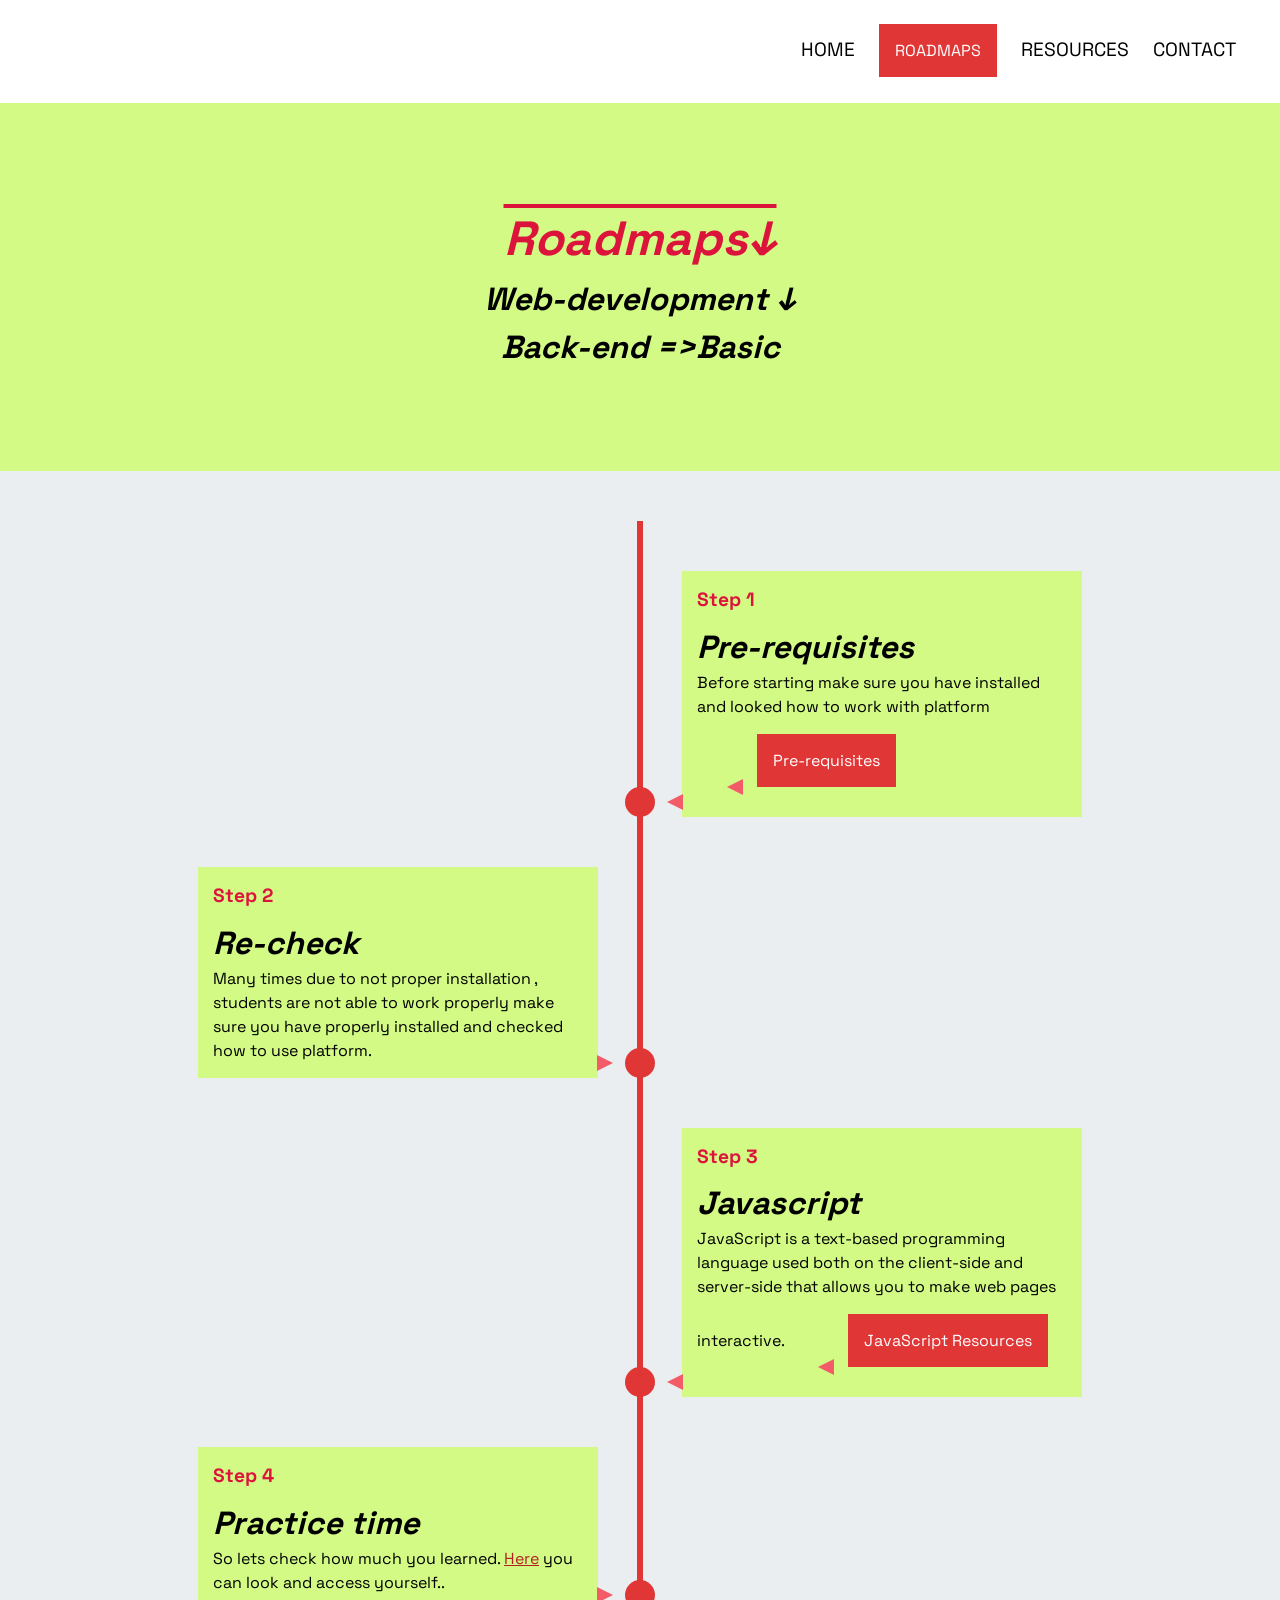
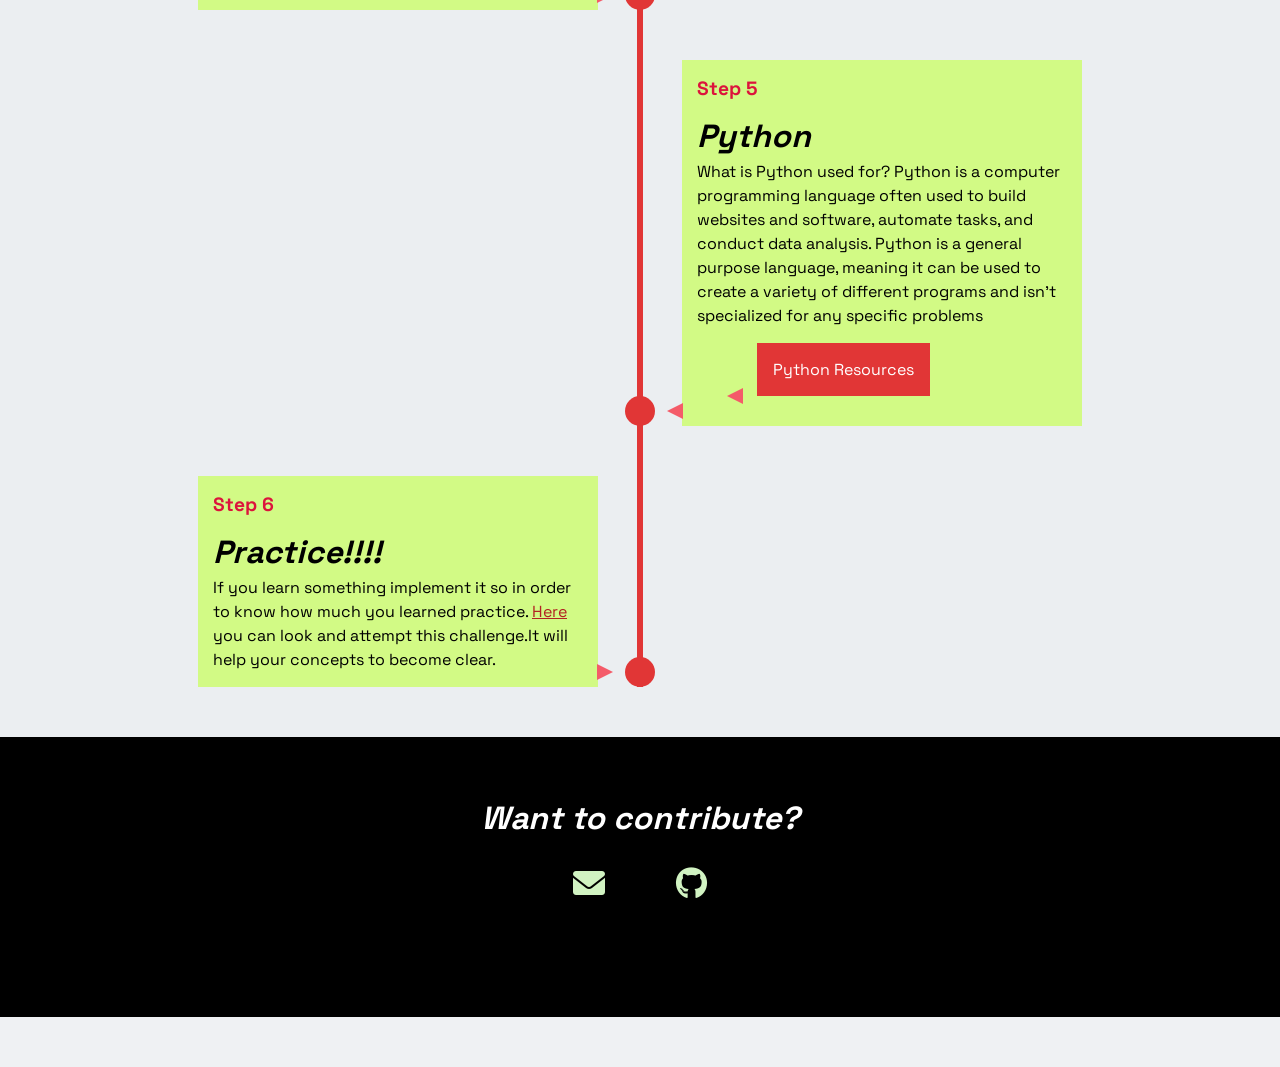
<file: sub-pages/wbackbasic.html>
<!DOCTYPE html>
<html>
    <head>
        <meta charset="UTF-8">
        <meta name="viewport" content="width-device-width,initial-scale=1.0">
        <title>one stop for all</title>
        <link href="../stylesheets/wfrontbasic.css" rel="stylesheet">
        <link href="https://fonts.googleapis.com/css2?family=IBM+Plex+Sans&display=swap" rel="stylesheet">
        <script src="https://ajax.googleapis.com/ajax/libs/jquery/3.5.1/jquery.min.js"></script>
        <link rel="stylesheet" href="https://cdnjs.cloudflare.com/ajax/libs/font-awesome/6.0.0-beta2/css/all.min.css"
      integrity="sha512-YWzhKL2whUzgiheMoBFwW8CKV4qpHQAEuvilg9FAn5VJUDwKZZxkJNuGM4XkWuk94WCrrwslk8yWNGmY1EduTA=="
      crossorigin="anonymous" referrerpolicy="no-referrer" />
    </head> 
    <body>
      <header>
        <nav class="nav-bar">
          <!-- /* <a href = "index.html"> <img src = " "></a> -->
          <div class="nav-links">
            <ul>
              <li><a href="../index.html">HOME</a></li>
              <li class="subnav">
                <div class="dropdown">
                  <button class="dropbtn">ROADMAPS</button>
                  <div class="dropdown-content">
                    <div class="row">
                      <div class="column">
                        <button class="option">Web Development</button>
                        <div class="frontend sub-column">
                          <button class="sub-option">Frontend</button>
                          <div class="sub-sub-column">
                            <a href="../sub-pages/wfrontbasic.html" target="_blank" rel="noopener noreferrer">Basic</a>
                            <a href="../sub-pages/wfrontintermediate.html" target="_blank"
                              rel="noopener noreferrer">Intermediate</a>
                            <a href="../sub-pages/wfrontadvance.html" target="_blank" rel="noopener noreferrer">Advanced</a>
                          </div>
                        </div>
                        <div class="backend sub-column">
                          <button class="sub-option">Backend</button>
                          <div class="sub-sub-column">
                            <a href="../sub-pages/wbackbasic.html" target="_blank" rel="noopener noreferrer">Basic</a>
                            <a href="../sub-pages/wbackintermediate.html" target="_blank"
                              rel="noopener noreferrer">Intermediate</a>
                          </div>
                        </div>
                      </div>
                      <div class="column">
                        <button class="option"><a href="android.html" target="_blank"
                            rel="noopener noreferrer">Android Development</a></button>
                      </div>
                      <div class="column">
                        <button class="option">Data Structures</button>
                      </div>
                    </div>
                  </div>
                </div>
              </li>
              <li><a href="./resources.html">RESOURCES</a></li>
              <li><a href="./contact.html">CONTACT</a></li>
            </ul>
          </div>
        </nav>
      </header>
        <section class="intro">
            <div class="container">
              <h1><strong>Roadmaps&darr;</strong></h1>
              <h2>Web-development &darr;</h2>
              <h2>Back-end =>Basic</h2>
            </div>
            
          </section>
          
          <section class="timeline">
            <ul>
              <li>
                <div>
                  <time>Step 1</time> <h2>Pre-requisites</h2>Before starting make sure you have installed and looked how to work with platform
                <style>
                    .dropbtn {
                      background-color: #e13636;
                      color: white;
                      padding: 16px;
                      font-size: 16px;
                      border: none;
                    }
                    
                    .dropdown {
                      position: relative;
                      display: inline-block;
                    }
                    
                    .dropdown-content {
                      display: none;
                      position: absolute;
                      background-color: #f1f1f1;
                      min-width: 100px;
                      box-shadow: 0px 8px 16px 0px rgba(0,0,0,0.2);
                      z-index: 1;
                    }
                    
                    .dropdown-content a {
                      color: black;
                      padding: 12px 12px;
                      text-decoration: none;
                      display: block;
                    }
                    
                    .dropdown-content a:hover {background-color: #e13636;}
                    
                    .dropdown:hover .dropdown-content {display: block;}
                    
                    .dropdown:hover .dropbtn {background-color: #e13636;}
                    </style>
                    </head>
                    <body>
                    
                    
                    
                    <div class="dropdown">
                      <button class="dropbtn">Pre-requisites</button>
                      <div class="dropdown-content">
                        <a href="﻿https://www.udacity.com/course/version-control-with-git--ud123">Udemy</a>
                        <a href="﻿https://www.coursera.org/learn/version-control-with-git?ranMID=40328&ranEAID=SAyYsTvLiGQ&ranSiteID=SAyYsTvLiGQ-Trl5aQ_Xm3aKqPX_1ZeUvA&siteID=SAyYsTvLiGQ-Trl5aQ_Xm3aKqPX_1ZeUvA&utm_content=10&utm_medium=partners&utm_source=linkshare&utm_campaign=SAyYsTvLiGQ">Coursera</a>
                        <a href="﻿https://git-scm.com/">Documentation</a>
                        <a href="﻿https://rogerdudler.github.io/git-guide/">Github</a>
                        
                      </div>
                    </div>
                    
                  
                </div>
              </li>
              <li>
                <div>
                  <time>Step 2</time> <h2>Re-check</h2>Many times due to not proper installation , students are not able to work properly make sure you have properly installed and checked how to use platform.
                  
                </div>
              </li>
              <li>
                <div>
                  <time>Step 3</time> <h2>Javascript</h2>JavaScript is a text-based programming language used both on the client-side and server-side that allows you to make web pages interactive.
                  <style>
                    .dropbtn {
                      background-color: #e13636;
                      color: white;
                      padding: 16px;
                      font-size: 16px;
                      border: none;
                    }
                    
                    .dropdown {
                      position: relative;
                      display: inline-block;
                    }
                    
                    .dropdown-content {
                      display: none;
                      position: absolute;
                      background-color: #f1f1f1;
                      min-width: 100px;
                      box-shadow: 0px 8px 16px 0px rgba(0,0,0,0.2);
                      z-index: 1;
                    }
                    
                    .dropdown-content a {
                      color: black;
                      padding: 12px 12px;
                      text-decoration: none;
                      display: block;
                    }
                    
                    .dropdown-content a:hover {background-color: #e13636;}
                    
                    .dropdown:hover .dropdown-content {display: block;}
                    
                    .dropdown:hover .dropbtn {background-color: #e13636;}
                    </style>
                    </head>
                    <body>
                    
                    
                    
                    <div class="dropdown">
                      <button class="dropbtn">JavaScript Resources</button>
                      <div class="dropdown-content">
                        <a href="https://www.reddit.com/r/learnjavascript/comments/8sulvf/free_web_development_tutorials_for_those_who_are/">Reddit</a>
                        <a href="https://github.com/tcorral/javascript-challenges-book">Github</a>
                        <a href="https://www.nodeknockout.com/">Challenge</a>
                        <B>* If you want to learn this checkout front end basic roadmap, there are all resources about it.
</B>
                      </div>
                    </div>
                    
                </div>
              </li>
              <li>
                <div>
                  <time>Step 4</time> <h2>Practice time</h2>So lets check how much you learned.
                  <a href="https://www.seas.upenn.edu/~cis197/assignments/">Here</a> you can look and access yourself..
                </div>
              </li>
              <li>
                <div>
                  <time>Step 5</time> <h2>Python</h2> What is Python used for?
                  Python is a computer programming language often used to build websites and software, automate tasks, and conduct data analysis. Python is a general purpose language, meaning it can be used to create a variety of different programs and isn't specialized for any specific problems
                  <br><div class="dropdown">
                    <button class="dropbtn">Python Resources</button>
                    <div class="dropdown-content">
                      <a href="https://www.learnpython.org/">learn</a>
                      <a href="https://www.w3schools.com/python/">W3schools</a>
                      <a href="https://www.upgrad.com/python-bootcamp/?utm_source=GOOGLE&utm_medium=NBSEARCH&utm_campaign=IND_ACQ_WEB_GOOGLE_NBSEARCH_BU_UPGRAD_PYTHON_HIT_T2&utm_content=python&utm_term=python%20for%20beginners&gclid=CjwKCAjw2vOLBhBPEiwAjEeK9tMEMsMo52WgZzlYlYJrjjS0g-h-MIcooe0ZOxEcTjeBCq5UoSx5JxoCiLIQAvD_BwE">Bootcamps</a>
                      <a href="https://snakify.org/en/lessons/print_input_numbers/">Snakify</a>
                      <a href="https://runestone.academy/runestone/books/published/thinkcspy/index.html">Practice</a>

                    </div>
                  </div>
                </div>
              </li>
              <li>
                <div>
                  <time>Step 6</time> <h2>Practice!!!!</h2>If you learn something implement it so in order to know how much you learned practice.
                  <a href="https://edabit.com/challenges">Here</a> you can look and attempt this challenge.It will help your concepts to become clear.
                </div>
              </li>
              
              
          </section>
          
          <footer>
            <div class="cont">
              <h2>Want to contribute?</h2>
              <div class="icons">
                <a href="./sub-pages/contact.html"><i class="fa fa-envelope"></i></a>
                <a href="#"><i class="fab fa-github"></i></a>
              </div>
              <!-- <p class="rights">@Copyright 2021. All rights reserved</p> -->
            </div>
        </footer>



</body>
</file>
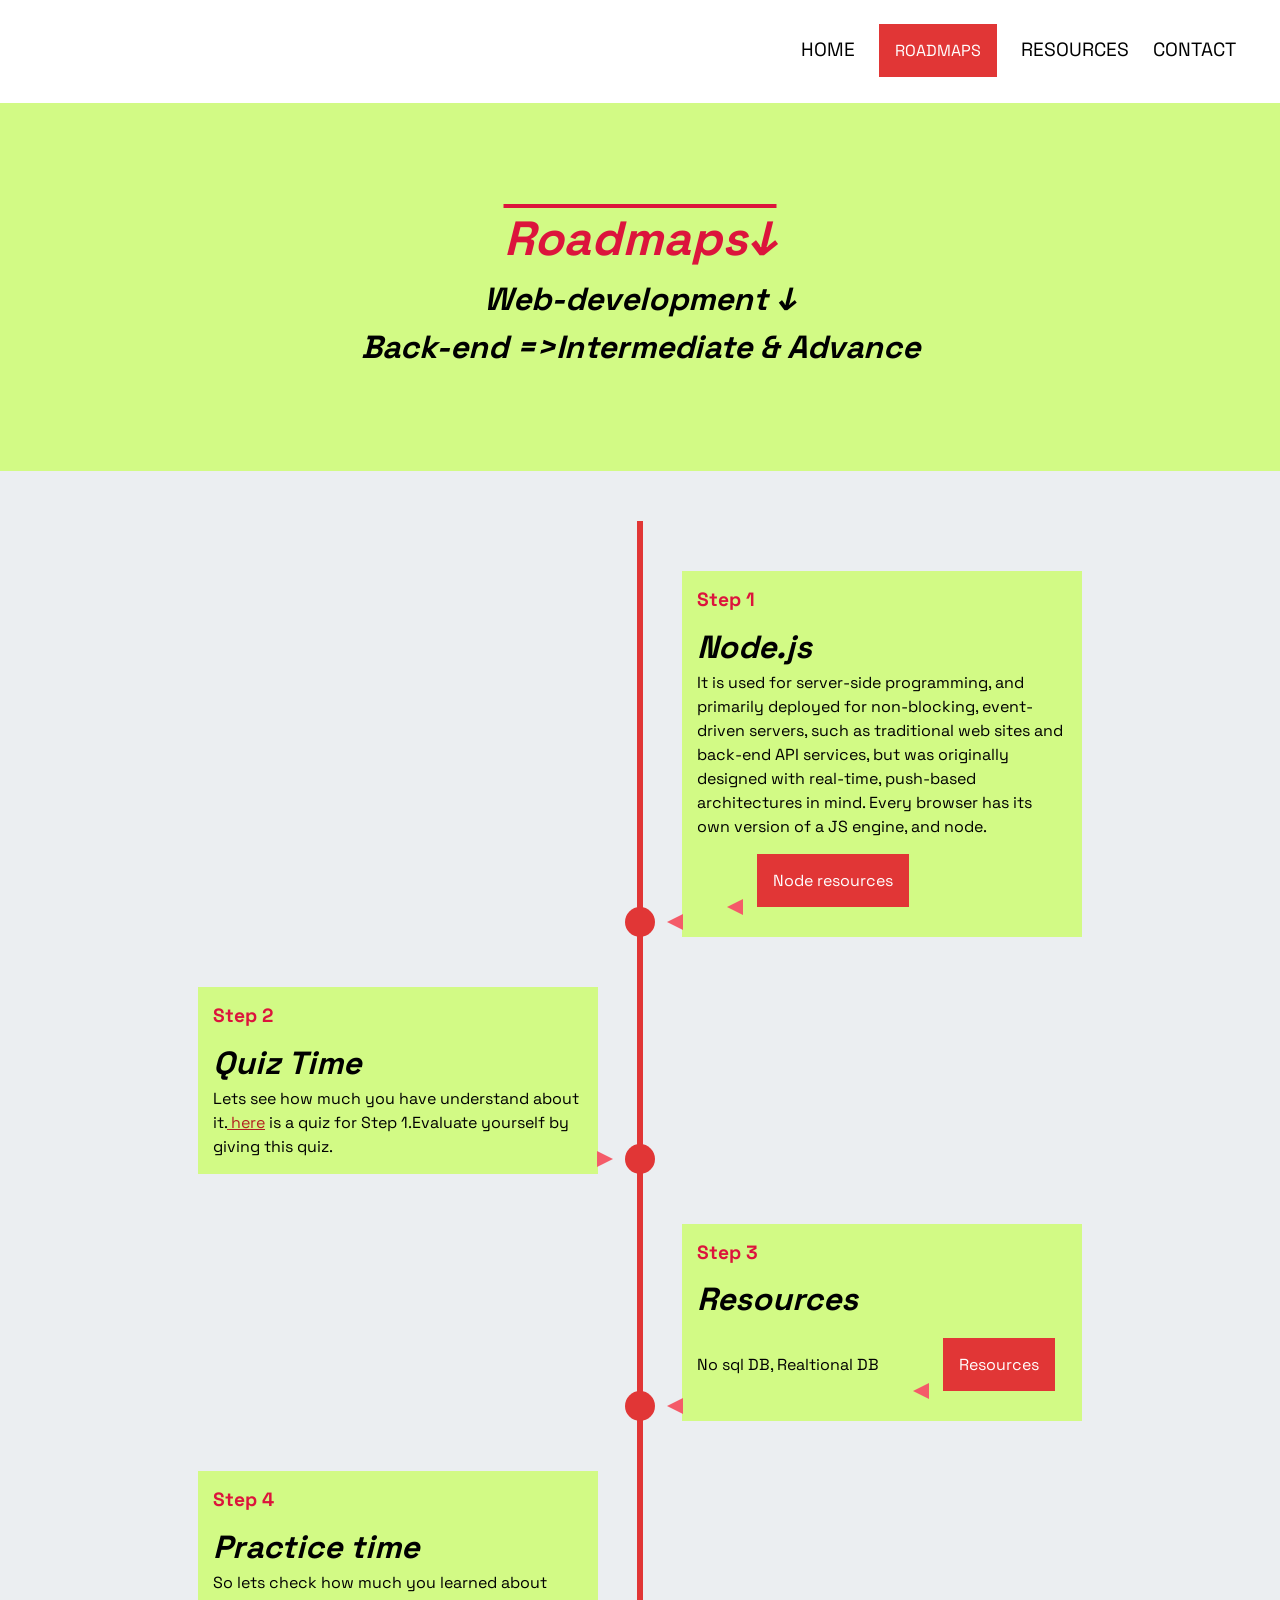
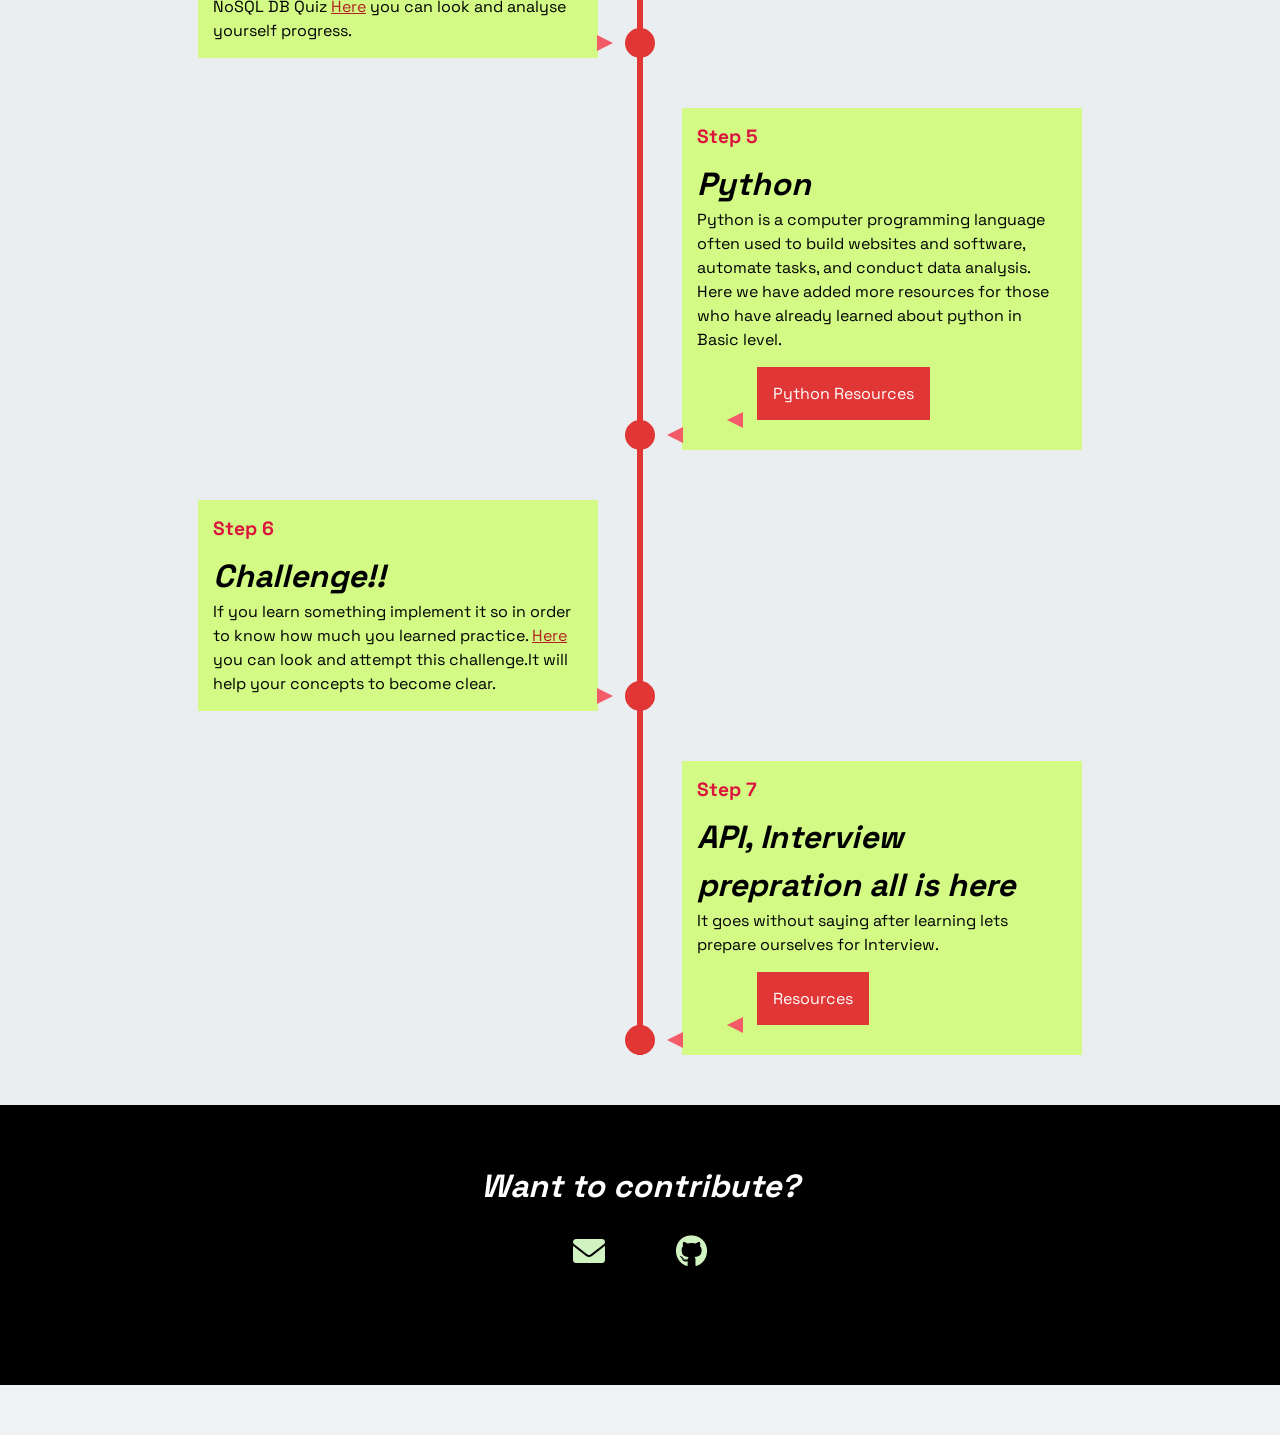
<file: sub-pages/wbackintermediate.html>
<!DOCTYPE html>
<html>
    <head>
        <meta charset="UTF-8">
        <meta name="viewport" content="width-device-width,initial-scale=1.0">
        <title>one stop for CS</title>
        <link href="../stylesheets/wfrontbasic.css" rel="stylesheet">
        <link href="https://fonts.googleapis.com/css2?family=IBM+Plex+Sans&display=swap" rel="stylesheet">
        <script src="https://ajax.googleapis.com/ajax/libs/jquery/3.5.1/jquery.min.js"></script>
        <link rel="stylesheet" href="https://cdnjs.cloudflare.com/ajax/libs/font-awesome/6.0.0-beta2/css/all.min.css"
      integrity="sha512-YWzhKL2whUzgiheMoBFwW8CKV4qpHQAEuvilg9FAn5VJUDwKZZxkJNuGM4XkWuk94WCrrwslk8yWNGmY1EduTA=="
      crossorigin="anonymous" referrerpolicy="no-referrer" />
    </head> 
    <body>
      <header>
        <nav class="nav-bar">
          <!-- /* <a href = "index.html"> <img src = " "></a> -->
          <div class="nav-links">
            <ul>
              <li><a href="../index.html">HOME</a></li>
              <li class="subnav">
                <div class="dropdown">
                  <button class="dropbtn">ROADMAPS</button>
                  <div class="dropdown-content">
                    <div class="row">
                      <div class="column">
                        <button class="option">Web Development</button>
                        <div class="frontend sub-column">
                          <button class="sub-option">Frontend</button>
                          <div class="sub-sub-column">
                            <a href="../sub-pages/wfrontbasic.html" target="_blank" rel="noopener noreferrer">Basic</a>
                            <a href="../sub-pages/wfrontintermediate.html" target="_blank"
                              rel="noopener noreferrer">Intermediate</a>
                            <a href="../sub-pages/wfrontadvance.html" target="_blank" rel="noopener noreferrer">Advanced</a>
                          </div>
                        </div>
                        <div class="backend sub-column">
                          <button class="sub-option">Backend</button>
                          <div class="sub-sub-column">
                            <a href="../sub-pages/wbackbasic.html" target="_blank" rel="noopener noreferrer">Basic</a>
                            <a href="../sub-pages/wbackintermediate.html" target="_blank"
                              rel="noopener noreferrer">Intermediate</a>
                          </div>
                        </div>
                      </div>
                      <div class="column">
                        <button class="option"><a href="android.html" target="_blank"
                            rel="noopener noreferrer">Android Development</a></button>
                      </div>
                      <div class="column">
                        <button class="option">Data Structures</button>
                      </div>
                    </div>
                  </div>
                </div>
              </li>
              <li><a href="./resources.html">RESOURCES</a></li>
              <li><a href="./contact.html">CONTACT</a></li>
            </ul>
          </div>
        </nav>
      </header>
        <section class="intro">
            <div class="container">
              <h1><strong>Roadmaps&darr;</strong></h1>
              <h2>Web-development &darr;</h2>
              <h2>Back-end =>Intermediate & Advance</h2>
            </div>
            
          </section>
          
          <section class="timeline">
            <ul>
              <li>
                <div>
                  <time>Step 1</time> <h2>Node.js</h2>
                  It is used for server-side programming, and primarily deployed for non-blocking, event-driven servers, such as traditional web sites and back-end API services, but was originally designed with real-time, push-based architectures in mind. Every browser has its own version of a JS engine, and node.
                  <style>
                    .dropbtn {
                      background-color: #e13636;
                      color: white;
                      padding: 16px;
                      font-size: 16px;
                      border: none;
                    }
                    
                    .dropdown {
                      position: relative;
                      display: inline-block;
                    }
                    
                    .dropdown-content {
                      display: none;
                      position: absolute;
                      background-color: #f1f1f1;
                      min-width: 100px;
                      box-shadow: 0px 8px 16px 0px rgba(0,0,0,0.2);
                      z-index: 1;
                    }
                    
                    .dropdown-content a {
                      color: black;
                      padding: 12px 12px;
                      text-decoration: none;
                      display: block;
                    }
                    
                    .dropdown-content a:hover {background-color: #e13636;}
                    
                    .dropdown:hover .dropdown-content {display: block;}
                    
                    .dropdown:hover .dropbtn {background-color: #e13636;}
                    </style>
                    </head>
                    <body>
                    
                    
                    
                    <div class="dropdown">
                      <button class="dropbtn">Node resources</button>
                      <div class="dropdown-content">
                        <a href="https://www.youtube.com/watch?v=U8XF6AFGqlc">Youtube</a>
                        <a href="https://www.tutorialspoint.com/nodejs/index.htm">Tutorials point</a>
                        <a href="https://www.javatpoint.com/nodejs-tutorial">Java point</a>
                        <a href="https://www.tutorialsteacher.com/nodejs">Tutorials</a>
                        <a href="https://github.com/nodejs/node">Github</a>
                        
                      </div>
                    </div>
                    
                  
                </div>
              </li>
              <li>
                <div>
                  <time>Step 2</time> <h2>Quiz Time</h2>Lets see how much you have understand about it.<a href="https://www.onlineinterviewquestions.com/node-js-quiz/"> here</a>
is a quiz for Step 1.Evaluate yourself by giving this quiz.                </div>
              </li>
              <li>
                <div>
                  <time>Step 3</time> <h2>Resources</h2>No sql DB, Realtional DB
                  
                    
                    <div class="dropdown">
                      <button class="dropbtn">Resources</button>
                      <div class="dropdown-content">
                        <a href="https://www.youtube.com/watch?v=-56x56UppqQ">Youtube</a>
                        <a href="https://www.youtube.com/playlist?list=PLBlnK6fEyqRiVhbXDGLXDk_OQAeuVcp2O">Youtube</a>
                        <a href="https://www.postgresqltutorial.com/">Tutorial</a>
                        
                        
                      </div>
                    </div>
                    
                </div>
              </li>
              <li>
                <div>
                  <time>Step 4</time> <h2>Practice time</h2>So lets check how much you learned about NoSQL DB Quiz
                  <a href="https://www.codercrunch.com/quiz/958079768/nosql-db-quiz">Here</a> you can look and analyse yourself progress.
                </div>
              </li>
              <li>
                <div>
                  <time>Step 5</time> <h2>Python</h2> 
                  Python is a computer programming language often used to build websites and software, automate tasks, and conduct data analysis. Here we have added more resources for those who have already learned about python in Basic level.
                  <br><div class="dropdown">
                    <button class="dropbtn">Python Resources</button>
                    <div class="dropdown-content">
                      <a href="https://github.com/jerry-git/learn-python3/tree/master/notebooks/beginner/exercises">Github</a>
                      <a href="http://csc.ucdavis.edu/~chaos/courses/clab/Software/PythonProgramming.html">Course by University of Calfornia</a>
                      <a href="https://www.codechef.com/problems/school">Codeshef</a>
                      <a href="https://ocw.mit.edu/courses/electrical-engineering-and-computer-science/6-189-a-gentle-introduction-to-programming-using-python-january-iap-2011/assignments/">Mit course</a>
                      <a href="https://github.com/practical-tutorials/project-based-learning/blob/master/README.md#python">All in one</a>
                      <a href="https://github.com/rougier/numpy-100">All in one for numpy</a>
                    </div>
                  </div>
                </div>
              </li>
              <li>
                <div>
                  <time>Step 6</time> <h2>Challenge!!</h2>If you learn something implement it so in order to know how much you learned practice.
                  <a href="https://programmingpraxis.com/contents/themes/">Here</a> you can look and attempt this challenge.It will help your concepts to become clear.
                </div>
              </li>
              <li>
                <div>
                  <time>Step 7</time> <h2>API, Interview prepration all is here</h2> 
                  It goes without saying after learning lets prepare ourselves for Interview. <br><div class="dropdown">
                    <button class="dropbtn">Resources</button>
                    <div class="dropdown-content">
                      <a href=" https://restfulapi.net/">Restfulapi</a>
                      <a href=" https://www.fullstack.cafe/blog/backend-developer-interview-questions">Interview prepration</a>
                      <a href="https://youtu.be/GZvSYJDk-us">Youtube</a> 
                      <a href="https://www.freecodecamp.org/learn/back-end-development-and-apis/">Freecodecamp</a>
                      <a href="https://www.udacity.com/course/full-stack-interview-prep--ud252">Udacity- Interview prepration</a>
                      
                    </div>
                  </div>
                </div>
              </li>
             
              
              
          </section>
          
          <footer>
            <div class="cont">
              <h2>Want to contribute?</h2>
              <div class="icons">
                <a href="./sub-pages/contact.html"><i class="fa fa-envelope"></i></a>
                <a href="#"><i class="fab fa-github"></i></a>
              </div>
              <!-- <p class="rights">@Copyright 2021. All rights reserved</p> -->
            </div>
        </footer>
  


</body>
</file>
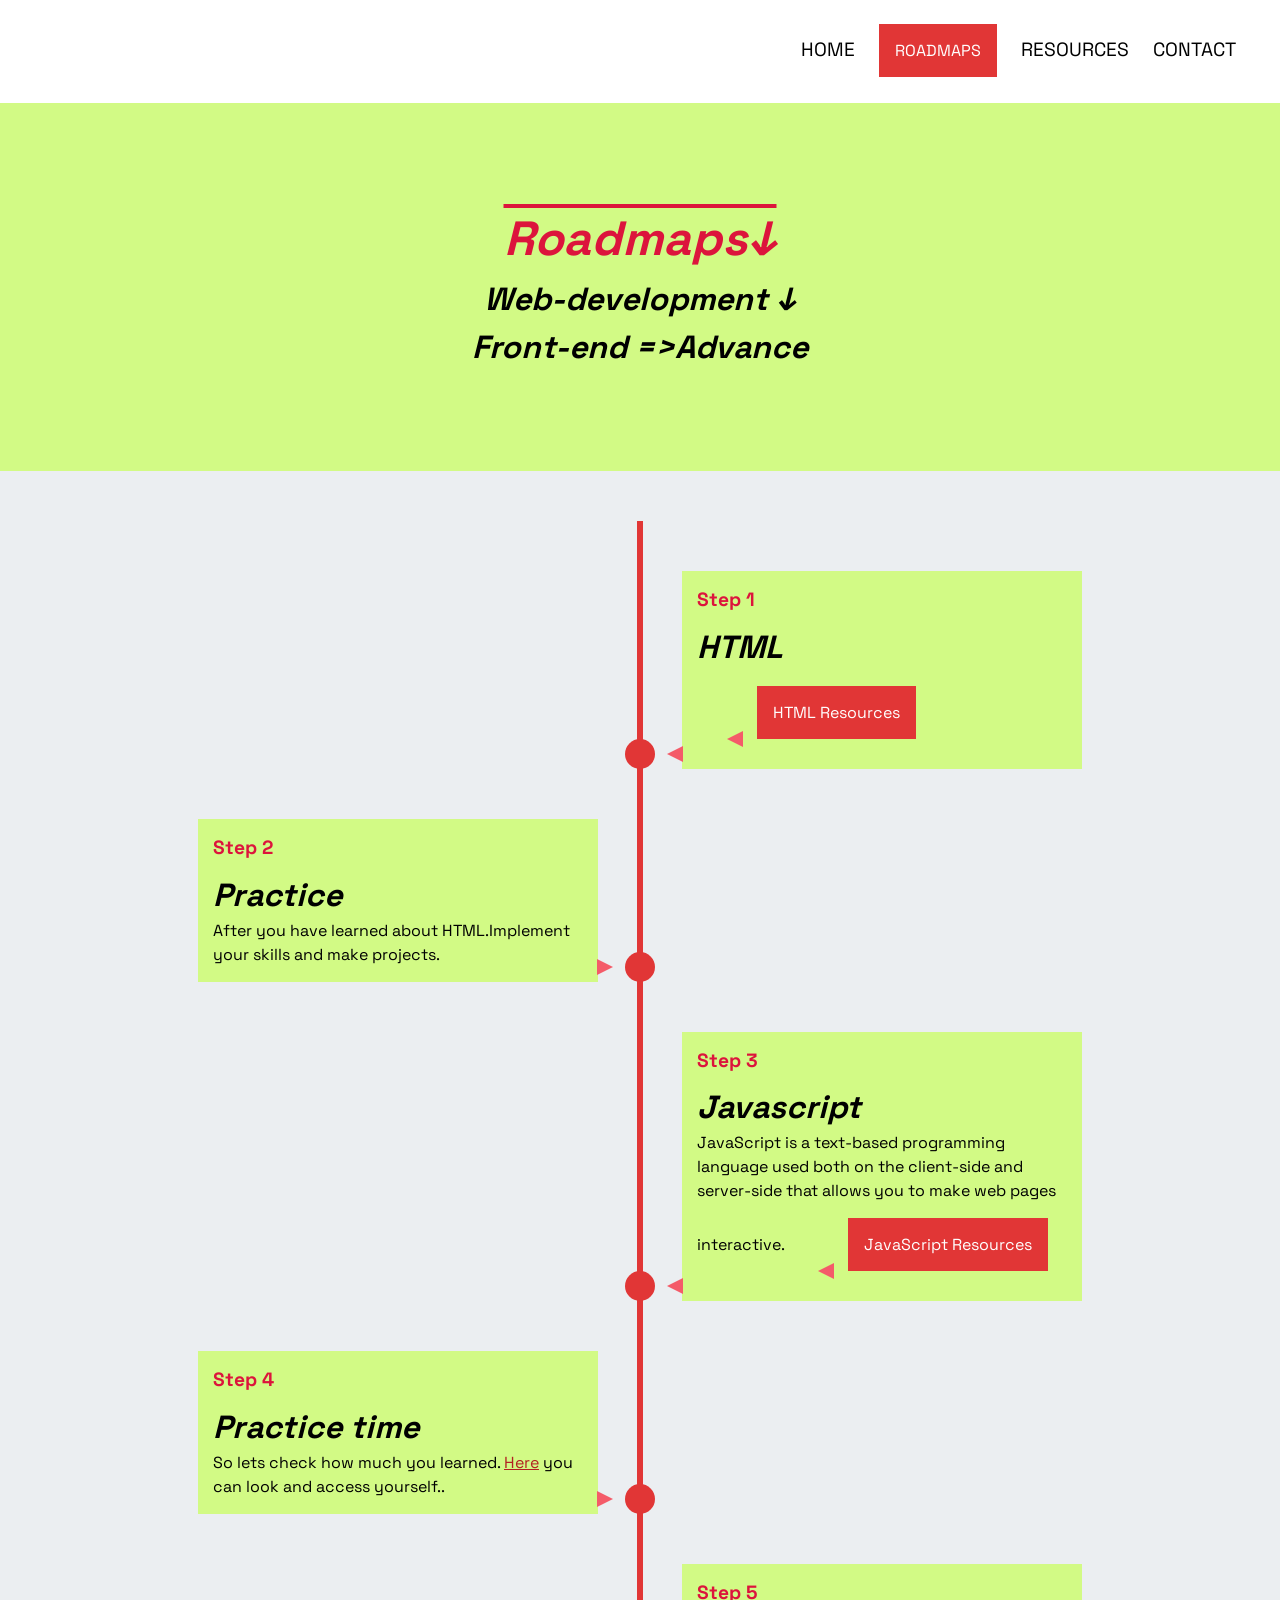
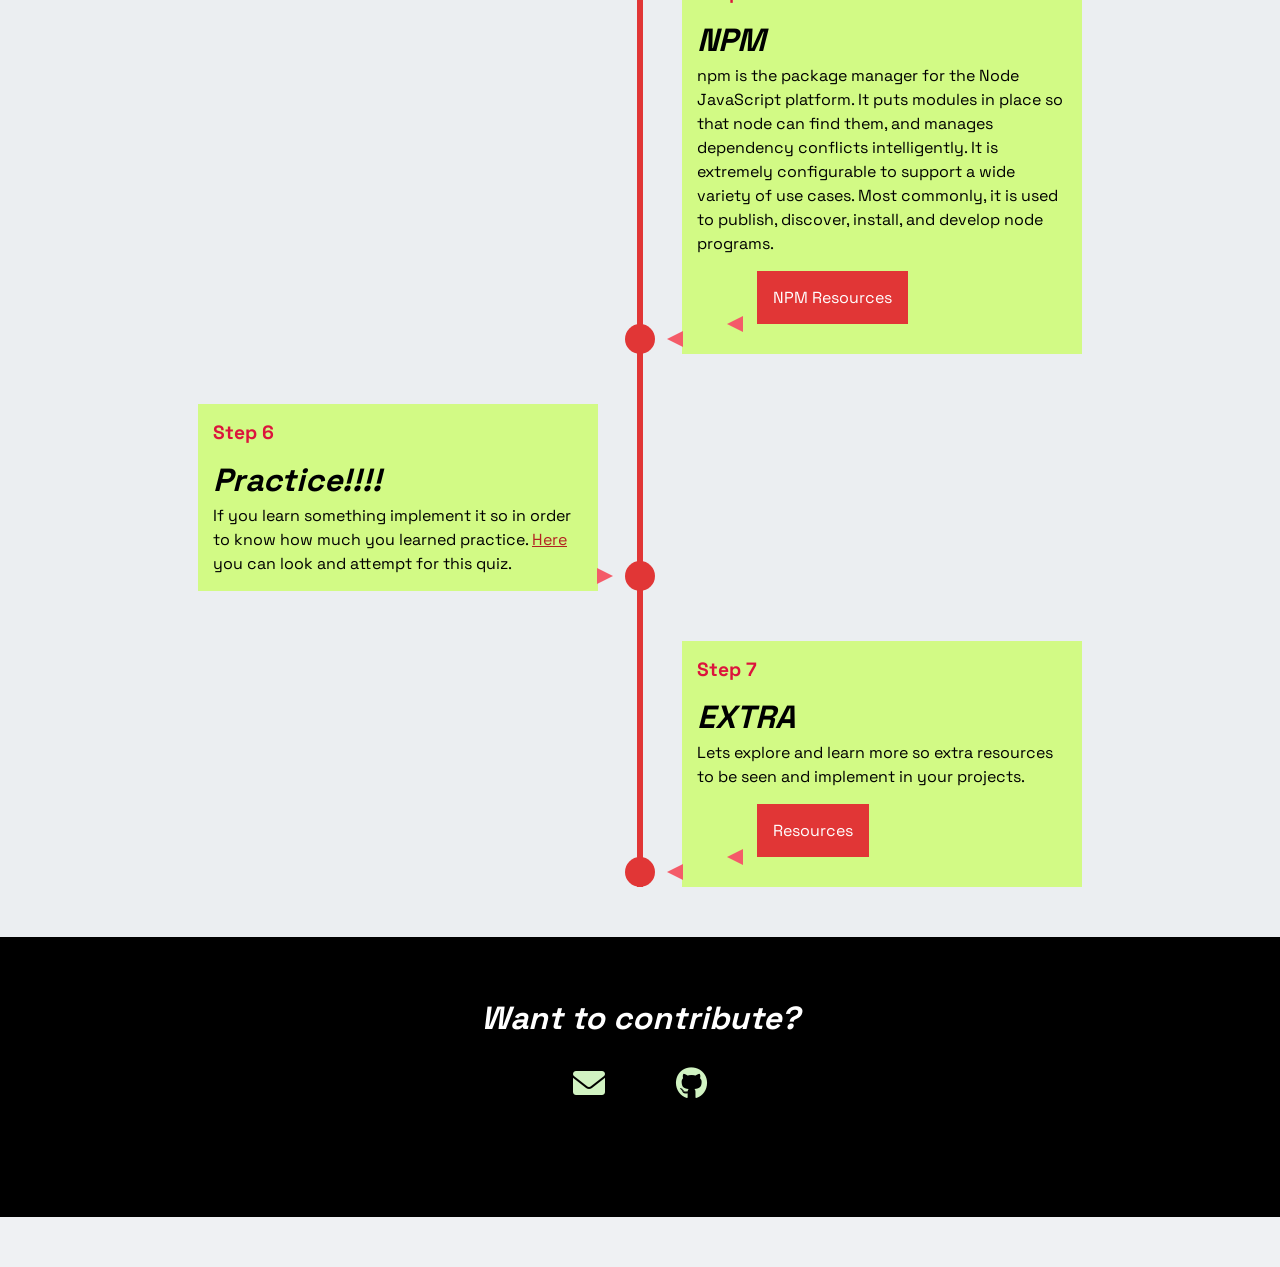
<file: sub-pages/wfrontadvance.html>
<!DOCTYPE html>
<html>
    <head>
        <meta charset="UTF-8">
        <meta name="viewport" content="width-device-width,initial-scale=1.0">
        <title>one stop for CS</title>
        <link href="../stylesheets/wfrontbasic.css" rel="stylesheet">
        <link href="https://fonts.googleapis.com/css2?family=IBM+Plex+Sans&display=swap" rel="stylesheet">
        <script src="https://ajax.googleapis.com/ajax/libs/jquery/3.5.1/jquery.min.js"></script>
        <link rel="stylesheet" href="https://cdnjs.cloudflare.com/ajax/libs/font-awesome/6.0.0-beta2/css/all.min.css"
      integrity="sha512-YWzhKL2whUzgiheMoBFwW8CKV4qpHQAEuvilg9FAn5VJUDwKZZxkJNuGM4XkWuk94WCrrwslk8yWNGmY1EduTA=="
      crossorigin="anonymous" referrerpolicy="no-referrer" />
    </head> 
    <body>
      <header>
        <nav class="nav-bar">
          <!-- /* <a href = "index.html"> <img src = " "></a> -->
          <div class="nav-links">
            <ul>
              <li><a href="../index.html">HOME</a></li>
              <li class="subnav">
                <div class="dropdown">
                  <button class="dropbtn">ROADMAPS</button>
                  <div class="dropdown-content">
                    <div class="row">
                      <div class="column">
                        <button class="option">Web Development</button>
                        <div class="frontend sub-column">
                          <button class="sub-option">Frontend</button>
                          <div class="sub-sub-column">
                            <a href="../sub-pages/wfrontbasic.html" target="_blank" rel="noopener noreferrer">Basic</a>
                            <a href="../sub-pages/wfrontintermediate.html" target="_blank"
                              rel="noopener noreferrer">Intermediate</a>
                            <a href="../sub-pages/wfrontadvance.html" target="_blank" rel="noopener noreferrer">Advanced</a>
                          </div>
                        </div>
                        <div class="backend sub-column">
                          <button class="sub-option">Backend</button>
                          <div class="sub-sub-column">
                            <a href="../sub-pages/wbackbasic.html" target="_blank" rel="noopener noreferrer">Basic</a>
                            <a href="../sub-pages/wbackintermediate.html" target="_blank"
                              rel="noopener noreferrer">Intermediate</a>
                          </div>
                        </div>
                      </div>
                      <div class="column">
                        <button class="option"><a href="android.html" target="_blank"
                            rel="noopener noreferrer">Android Development</a></button>
                      </div>
                      <div class="column">
                        <button class="option">Data Structures</button>
                      </div>
                    </div>
                  </div>
                </div>
              </li>
              <li><a href="./resources.html">RESOURCES</a></li>
              <li><a href="./contact.html">CONTACT</a></li>
            </ul>
          </div>
        </nav>
      </header>
        <section class="intro">
            <div class="container">
              <h1><strong>Roadmaps&darr;</strong></h1>
              <h2>Web-development &darr;</h2>
              <h2>Front-end =>Advance</h2>
            </div>
            
          </section>
          
          <section class="timeline">
            <ul>
              <li>
                <div>
                  <time>Step 1</time> <h2>HTML</h2>
                <style>
                    .dropbtn {
                      background-color: #e13636;
                      color: white;
                      padding: 16px;
                      font-size: 16px;
                      border: none;
                    }
                    
                    .dropdown {
                      position: relative;
                      display: inline-block;
                    }
                    
                    .dropdown-content {
                      display: none;
                      position: absolute;
                      background-color: #f1f1f1;
                      min-width: 100px;
                      box-shadow: 0px 8px 16px 0px rgba(0,0,0,0.2);
                      z-index: 1;
                    }
                    
                    .dropdown-content a {
                      color: black;
                      padding: 12px 12px;
                      text-decoration: none;
                      display: block;
                    }
                    
                    .dropdown-content a:hover {background-color: #e13636;}
                    
                    .dropdown:hover .dropdown-content {display: block;}
                    
                    .dropdown:hover .dropbtn {background-color: #e13636;}
                    </style>
                    </head>
                    <body>
                    
                    
                    
                    <div class="dropdown">
                      <button class="dropbtn">HTML Resources</button>
                      <div class="dropdown-content">
                        <a href="https://www.sitepoint.com/challenge-1-recreate-gif-css/">challenge-1-recreate-gif-css</a>
                        <a href="https://draftin.com/documents/499936?token=fgK6zU_Ojo65goYklgWfn2_V9v2lKSJD64_8ta2tSzjqnBp16_kEUfsFP8OBWGZCsZUtzCMbo3M5HGWeIMO7lO0">Draft</a>
                        
                      </div>
                    </div>
                    
                  
                </div>
              </li>
              <li>
                <div>
                  <time>Step 2</time> <h2>Practice</h2>
                  After you have learned about HTML.Implement your skills and make projects.
                </div>
              </li>
              <li>
                <div>
                  <time>Step 3</time> <h2>Javascript</h2>JavaScript is a text-based programming language used both on the client-side and server-side that allows you to make web pages interactive.
                  <style>
                    .dropbtn {
                      background-color: #e13636;
                      color: white;
                      padding: 16px;
                      font-size: 16px;
                      border: none;
                    }
                    
                    .dropdown {
                      position: relative;
                      display: inline-block;
                    }
                    
                    .dropdown-content {
                      display: none;
                      position: absolute;
                      background-color: #f1f1f1;
                      min-width: 100px;
                      box-shadow: 0px 8px 16px 0px rgba(0,0,0,0.2);
                      z-index: 1;
                    }
                    
                    .dropdown-content a {
                      color: black;
                      padding: 12px 12px;
                      text-decoration: none;
                      display: block;
                    }
                    
                    .dropdown-content a:hover {background-color: #e13636;}
                    
                    .dropdown:hover .dropdown-content {display: block;}
                    
                    .dropdown:hover .dropbtn {background-color: #e13636;}
                    </style>
                    </head>
                    <body>
                    
                    
                    
                    <div class="dropdown">
                      <button class="dropbtn">JavaScript Resources</button>
                      <div class="dropdown-content">
                        <a href="https://www.reddit.com/r/learnjavascript/comments/8sulvf/free_web_development_tutorials_for_those_who_are/">Reddit</a>
                        <a href="https://github.com/tcorral/javascript-challenges-book">Github</a>
                        <a href="https://www.nodeknockout.com/">Challenge</a>
                        

                      </div>
                    </div>
                    
                </div>
              </li>
              <li>
                <div>
                  <time>Step 4</time> <h2>Practice time</h2>So lets check how much you learned.
                  <a href="https://www.seas.upenn.edu/~cis197/assignments/">Here</a> you can look and access yourself..
                </div>
              </li>
              <li>
                <div>
                  <time>Step 5</time> <h2>NPM</h2> npm is the package manager for the Node JavaScript platform. It puts modules in place so that node can find them, and manages dependency conflicts intelligently. It is extremely configurable to support a wide variety of use cases. Most commonly, it is used to publish, discover, install, and develop node programs.
                  <br><div class="dropdown">
                    <button class="dropbtn">NPM Resources</button>
                    <div class="dropdown-content">
                      <a href="https://www.youtube.com/watch?v=jHDhaSSKmB0">Youtube</a>
                      <a href="https://www.w3schools.com/whatis/whatis_npm.asp">W3schools</a>
                      <a href="https://blog.npmjs.org/post/101775448305/npm-and-front-end-packaging.html">Blog</a>
                      


                    </div>
                  </div>
                </div>
              </li>
              <li>
                <div>
                  <time>Step 6</time> <h2>Practice!!!!</h2>If you learn something implement it so in order to know how much you learned practice.
                  <a href="https://skillvalue.com/en/quiz/nodejs/">Here</a> you can look and attempt for this quiz.
                </div>
              </li>
              <li>
                <div>
                  <time>Step 7</time> <h2>EXTRA</h2>Lets explore and learn more so extra resources to be seen and implement in your projects.
                  <div class="dropdown">
                    <button class="dropbtn"> Resources</button>
                    <div class="dropdown-content">
                      <a href="https://www.youtube.com/watch?v=g9_6KmiBISk">Youtube-YAM package</a>
                      <a href="https://www.youtube.com/watch?v=deyxI-6C2u4">Youtube-VUE.js</a>
                      <a href="https://www.youtube.com/watch?v=sYNjEzcOTOs">Youtube-Babel</a>
                      <a href="https://www.youtube.com/watch?v=lziuNMk_8eQ">Youtube- WEBEK</a>
                    </div>
                  </div>
                </div>
              </li>
              
          </section>
          

          <footer>
            <div class="cont">
              <h2>Want to contribute?</h2>
              <div class="icons">
                <a href="./sub-pages/contact.html"><i class="fa fa-envelope"></i></a>
                <a href="#"><i class="fab fa-github"></i></a>
              </div>
              <!-- <p class="rights">@Copyright 2021. All rights reserved</p> -->
            </div>
        </footer>


</body>
</file>
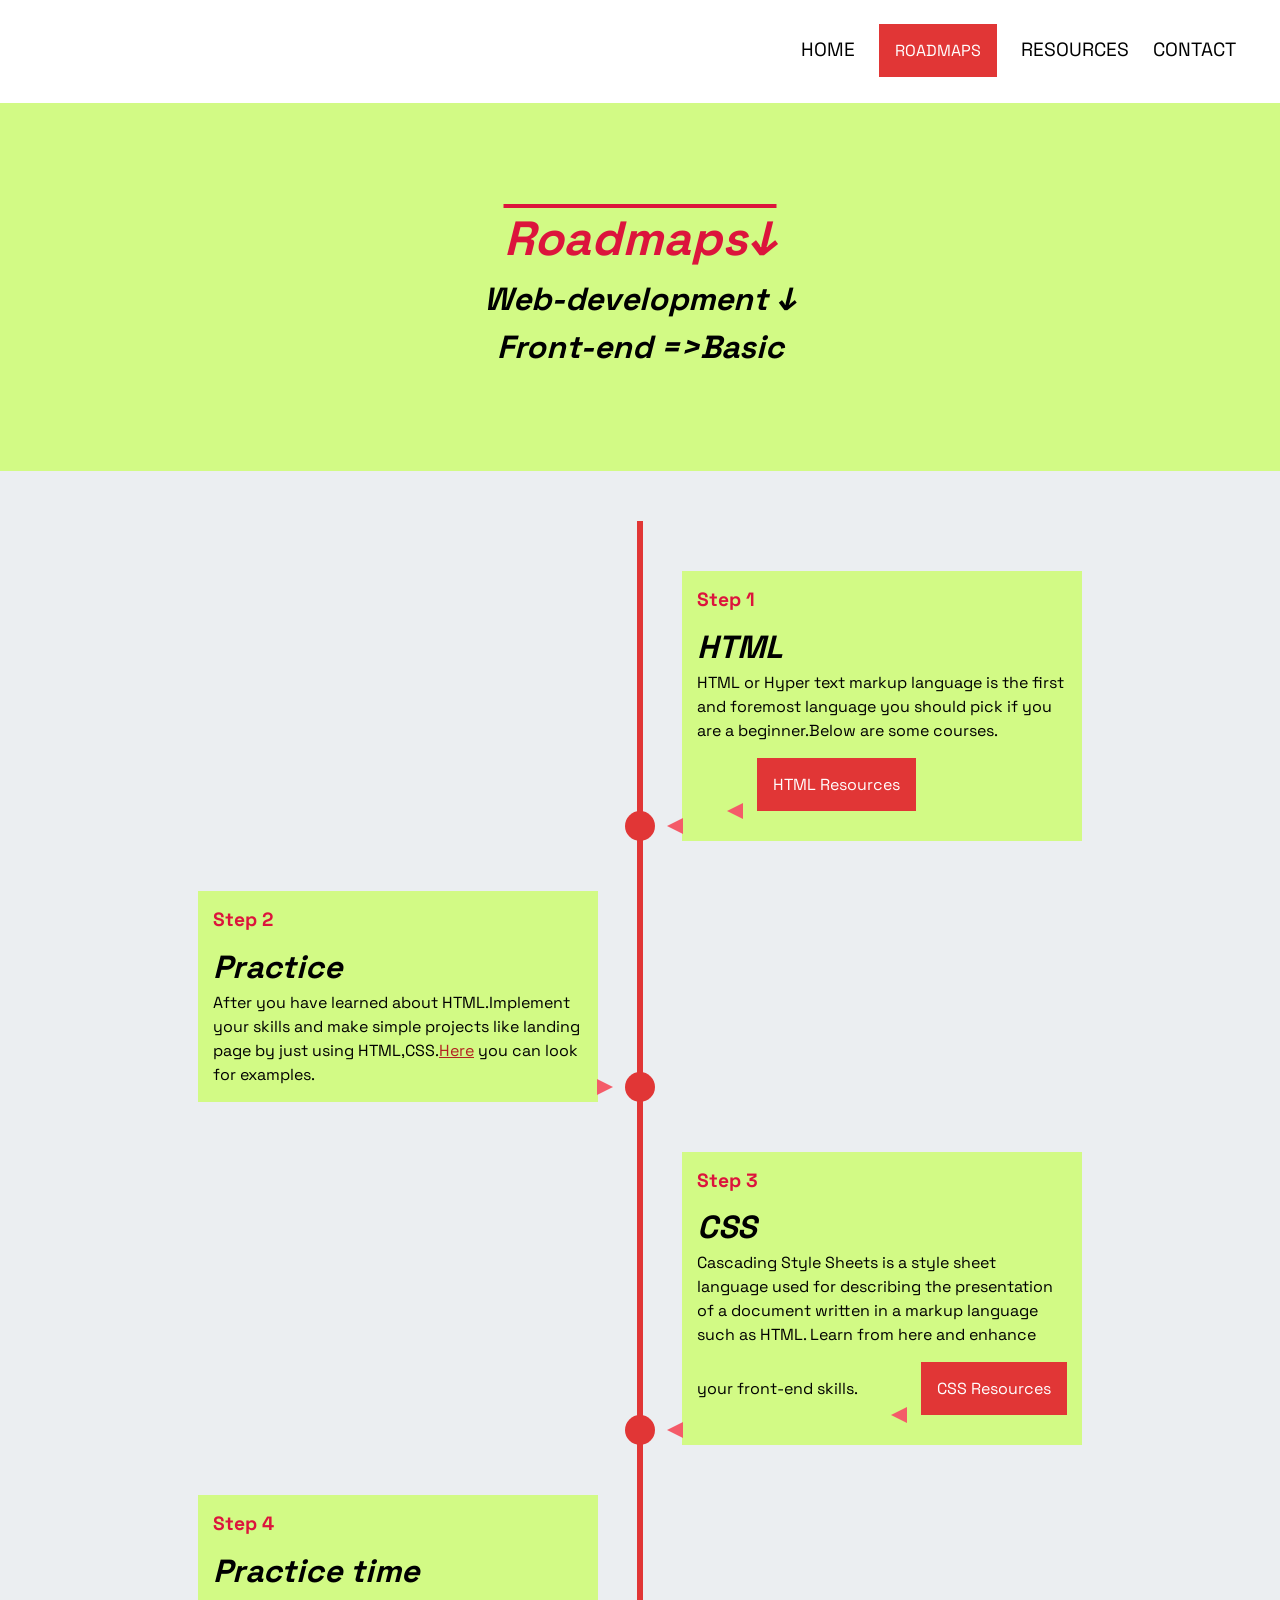
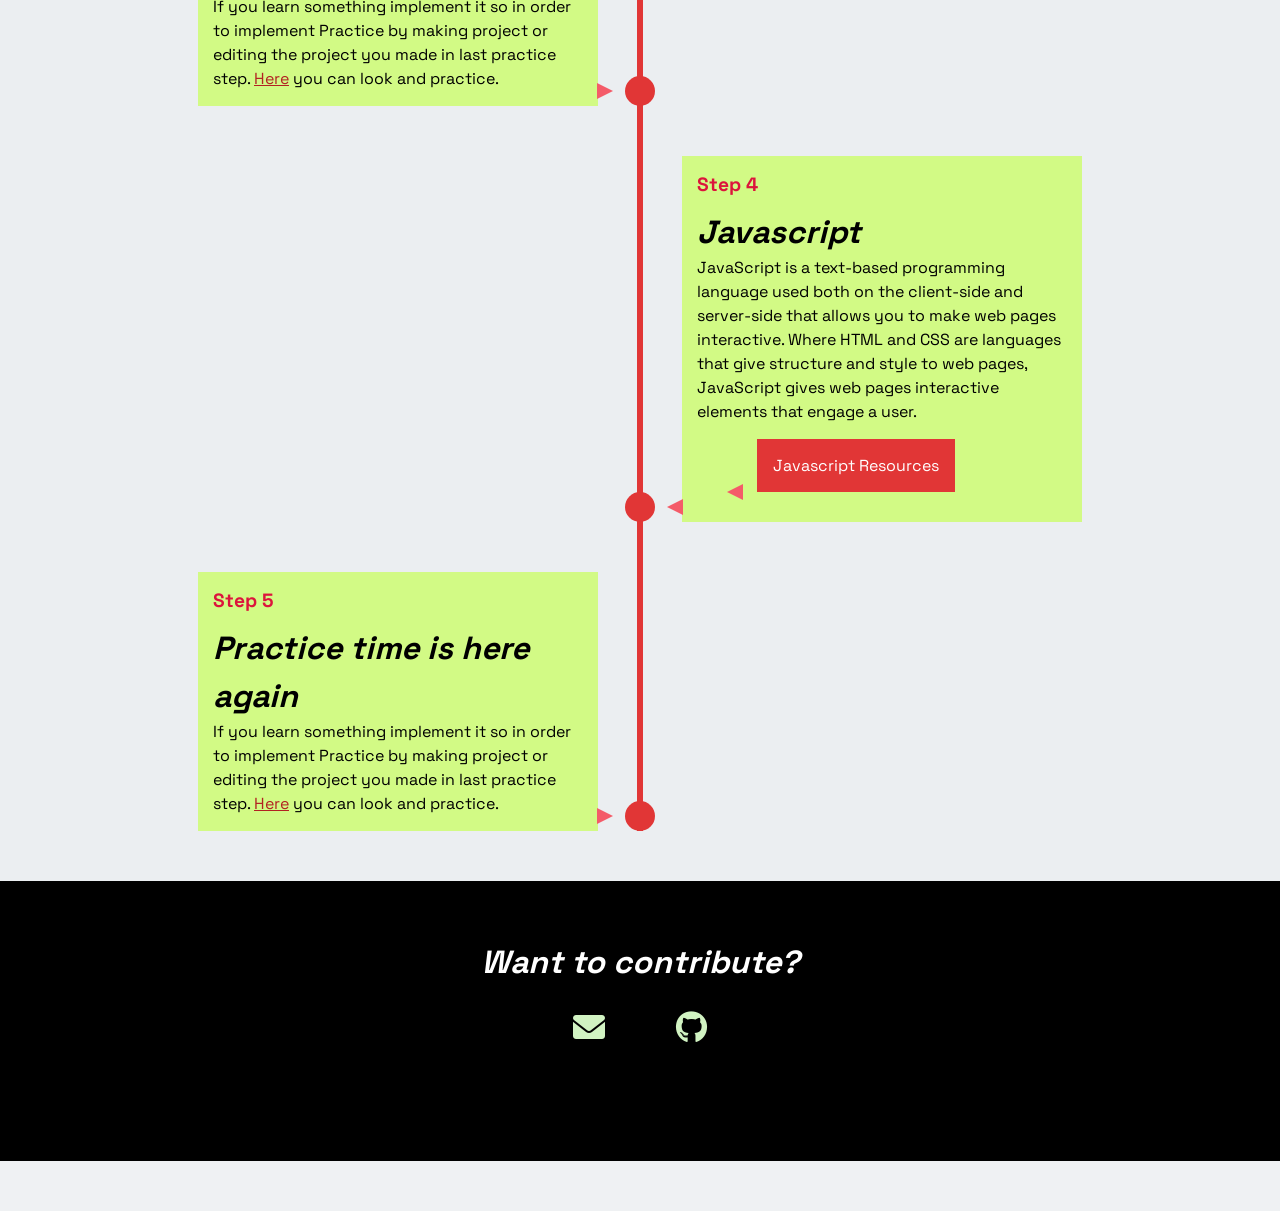
<file: sub-pages/wfrontbasic.html>
<!DOCTYPE html>
<html>
    <head>
        <meta charset="UTF-8">
        <meta name="viewport" content="width-device-width,initial-scale=1.0">
        <title>one stop for CS</title>
        <link href="../stylesheets/wfrontbasic.css" rel="stylesheet">
        <link href="https://fonts.googleapis.com/css2?family=IBM+Plex+Sans&display=swap" rel="stylesheet">
        <script src="https://ajax.googleapis.com/ajax/libs/jquery/3.5.1/jquery.min.js"></script>
        <link rel="stylesheet" href="https://cdnjs.cloudflare.com/ajax/libs/font-awesome/6.0.0-beta2/css/all.min.css"
      integrity="sha512-YWzhKL2whUzgiheMoBFwW8CKV4qpHQAEuvilg9FAn5VJUDwKZZxkJNuGM4XkWuk94WCrrwslk8yWNGmY1EduTA=="
      crossorigin="anonymous" referrerpolicy="no-referrer" />
    </head> 
    <body>
      <header>
        <nav class="nav-bar">
          <!-- /* <a href = "index.html"> <img src = " "></a> -->
          <div class="nav-links">
            <ul>
              <li><a href="../index.html">HOME</a></li>
              <li class="subnav">
                <div class="dropdown">
                  <button class="dropbtn">ROADMAPS</button>
                  <div class="dropdown-content">
                    <div class="row">
                      <div class="column">
                        <button class="option">Web Development</button>
                        <div class="frontend sub-column">
                          <button class="sub-option">Frontend</button>
                          <div class="sub-sub-column">
                            <a href="../sub-pages/wfrontbasic.html" target="_blank" rel="noopener noreferrer">Basic</a>
                            <a href="../sub-pages/wfrontintermediate.html" target="_blank"
                              rel="noopener noreferrer">Intermediate</a>
                            <a href="../sub-pages/wfrontadvance.html" target="_blank" rel="noopener noreferrer">Advanced</a>
                          </div>
                        </div>
                        <div class="backend sub-column">
                          <button class="sub-option">Backend</button>
                          <div class="sub-sub-column">
                            <a href="../sub-pages/wbackbasic.html" target="_blank" rel="noopener noreferrer">Basic</a>
                            <a href="../sub-pages/wbackintermediate.html" target="_blank"
                              rel="noopener noreferrer">Intermediate</a>
                          </div>
                        </div>
                      </div>
                      <div class="column">
                        <button class="option"><a href="android.html" target="_blank"
                            rel="noopener noreferrer">Android Development</a></button>
                      </div>
                      <div class="column">
                        <button class="option">Data Structures</button>
                      </div>
                    </div>
                  </div>
                </div>
              </li>
              <li><a href="./resources.html">RESOURCES</a></li>
              <li><a href="./contact.html">CONTACT</a></li>
            </ul>
          </div>
        </nav>
      </header>
        <section class="intro">
            <div class="container">
              <h1><strong>Roadmaps&darr;</strong></h1>
              <h2>Web-development &darr;</h2>
              <h2>Front-end =>Basic</h2>
            </div>
            
          </section>
          
          <section class="timeline">
            <ul>
              <li>
                <div>
                  <time>Step 1</time> <h2>HTML</h2>HTML or Hyper text markup language is the first and foremost language you should pick if you are a beginner.Below are some courses.
                <style>
                    .dropbtn {
                      background-color: #e13636;
                      color: white;
                      padding: 16px;
                      font-size: 16px;
                      border: none;
                    }
                    
                    .dropdown {
                      position: relative;
                      display: inline-block;
                    }
                    
                    .dropdown-content {
                      display: none;
                      position: absolute;
                      background-color: #f1f1f1;
                      min-width: 100px;
                      box-shadow: 0px 8px 16px 0px rgba(0,0,0,0.2);
                      z-index: 1;
                    }
                    
                    .dropdown-content a {
                      color: black;
                      padding: 12px 12px;
                      text-decoration: none;
                      display: block;
                    }
                    
                    .dropdown-content a:hover {background-color: #e13636;}
                    
                    .dropdown:hover .dropdown-content {display: block;}
                    
                    .dropdown:hover .dropbtn {background-color: #e13636;}
                    </style>
                    </head>
                    <body>
                    
                    
                    
                    <div class="dropdown">
                      <button class="dropbtn">HTML Resources</button>
                      <div class="dropdown-content">
                        <a href="https://www.freecodecamp.org/learn/responsive-web-design/#css-grid">Freecodecamp</a>
                        <a href="https://www.freecodecamp.org/learn/responsive-web-design/#basic-css">Freecodecamp</a>
                        <a href="https://github.com/Bloc/workshop-html-css">Github</a>
                        <a href="https://www.youtube.com/watch?v=UB1O30fR-EE">Youtube</a>
                      </div>
                    </div>
                    
                  
                </div>
              </li>
              <li>
                <div>
                  <time>Step 2</time> <h2>Practice</h2>
                  After you have learned about HTML.Implement your skills and make simple projects like landing page by just using HTML,CSS.<a href="http://www.landofcode.com/html-exercises/">Here</a> you can look for examples.
                </div>
              </li>
              <li>
                <div>
                  <time>Step 3</time> <h2>CSS</h2>Cascading Style Sheets is a style sheet language used for describing the presentation of a document written in a markup language such as HTML.
                  Learn from here and enhance your front-end skills.
                  <style>
                    .dropbtn {
                      background-color: #e13636;
                      color: white;
                      padding: 16px;
                      font-size: 16px;
                      border: none;
                    }
                    
                    .dropdown {
                      position: relative;
                      display: inline-block;
                    }
                    
                    .dropdown-content {
                      display: none;
                      position: absolute;
                      background-color: #f1f1f1;
                      min-width: 100px;
                      box-shadow: 0px 8px 16px 0px rgba(0,0,0,0.2);
                      z-index: 1;
                    }
                    
                    .dropdown-content a {
                      color: black;
                      padding: 12px 12px;
                      text-decoration: none;
                      display: block;
                    }
                    
                    .dropdown-content a:hover {background-color: #e13636;}
                    
                    .dropdown:hover .dropdown-content {display: block;}
                    
                    .dropdown:hover .dropbtn {background-color: #e13636;}
                    </style>
                    </head>
                    <body>
                    
                    
                    
                    <div class="dropdown">
                      <button class="dropbtn">CSS Resources</button>
                      <div class="dropdown-content">
                        <a href="https://www.w3schools.com/css/">w3schools</a>
                        <a href="https://www.freecodecamp.org/learn/responsive-web-design/#basic-css">Freecodecamp</a>
                        <a href="https://youtu.be/yfoY53QXEnI">Youtube</a>
                        <a href="http://www.landofcode.com/css-tutorials/">CSS tutorial</a>

                      </div>
                    </div>
                    
                </div>
              </li>
              <li>
                <div>
                  <time>Step 4</time> <h2>Practice time</h2>If you learn something implement it so in order to implement Practice by making project or editing the project you made in last practice step.
                  <a href="https://www.w3schools.com/css/css_exercises.asp">Here</a> you can look and practice.
                </div>
              </li>
              <li>
                <div>
                  <time>Step 4</time> <h2>Javascript</h2> JavaScript is a text-based programming language used both on the client-side and server-side that allows you to make web pages interactive. Where HTML and CSS are languages that give structure and style to web pages, JavaScript gives web pages interactive elements that engage a user.
                  <div class="dropdown">
                    <button class="dropbtn">Javascript Resources</button>
                    <div class="dropdown-content">
                      <a href="https://www.freecodecamp.org/learn/javascript-algorithms-and-data-structures/">Freecodecamp</a>
                      <a href="https://www.udacity.com/course/intro-to-javascript--ud803">Udemy</a>
                      <a href="https://www.youtube.com/watch?v=PkZNo7MFNFg">Youtube</a>
                      <a href="https://javascript.info/">Documentation</a>
                      <a href="https://www.w3schools.com/js/">w3schools</a>


                    </div>
                  </div>
                </div>
              </li>
              <li>
                <div>
                  <time>Step 5</time> <h2>Practice time is here again</h2>If you learn something implement it so in order to implement Practice by making project or editing the project you made in last practice step.
                  <a href="https://www.jshero.net/en/success.html">Here</a> you can look and practice.
                </div>
              </li>
              
          </section>
          

          <footer>
            <div class="cont">
              <h2>Want to contribute?</h2>
              <div class="icons">
                <a href="./sub-pages/contact.html"><i class="fa fa-envelope"></i></a>
                <a href="#"><i class="fab fa-github"></i></a>
              </div>
              <!-- <p class="rights">@Copyright 2021. All rights reserved</p> -->
            </div>
        </footer>


</body>
</file>
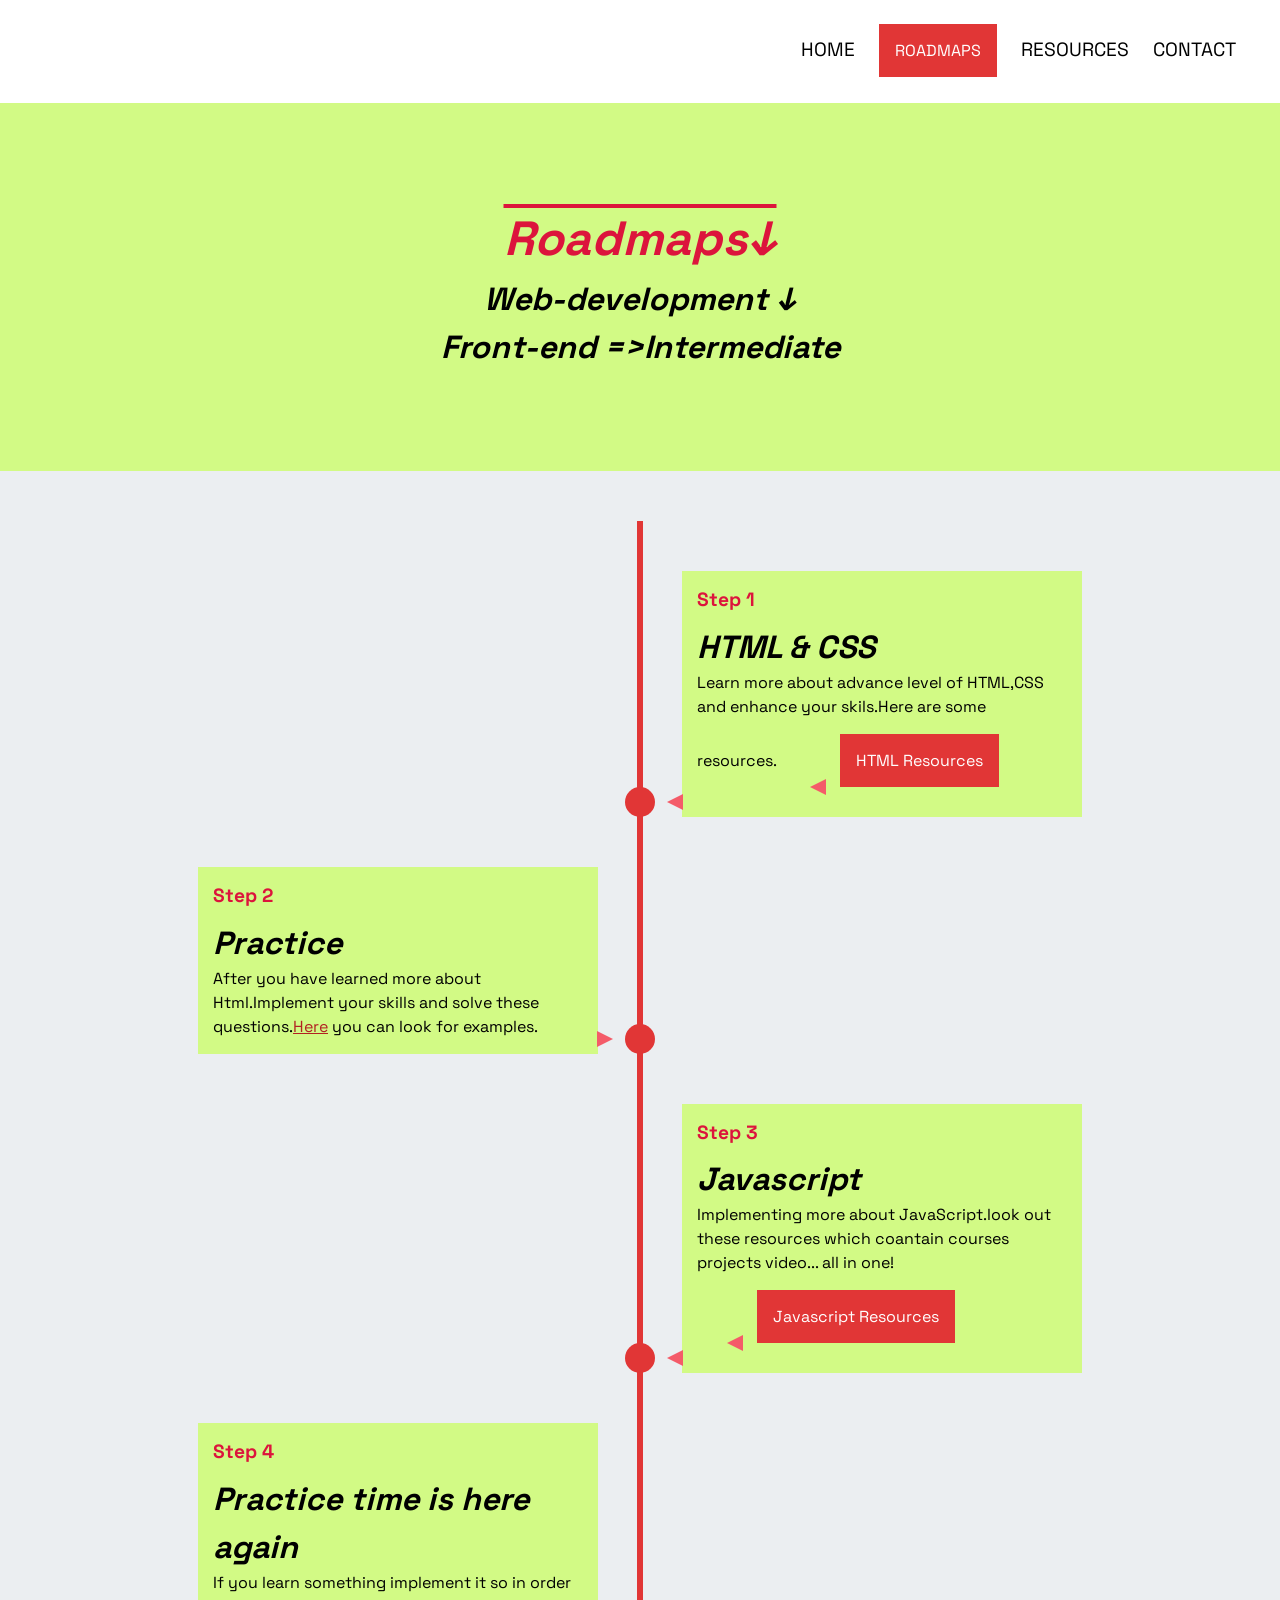
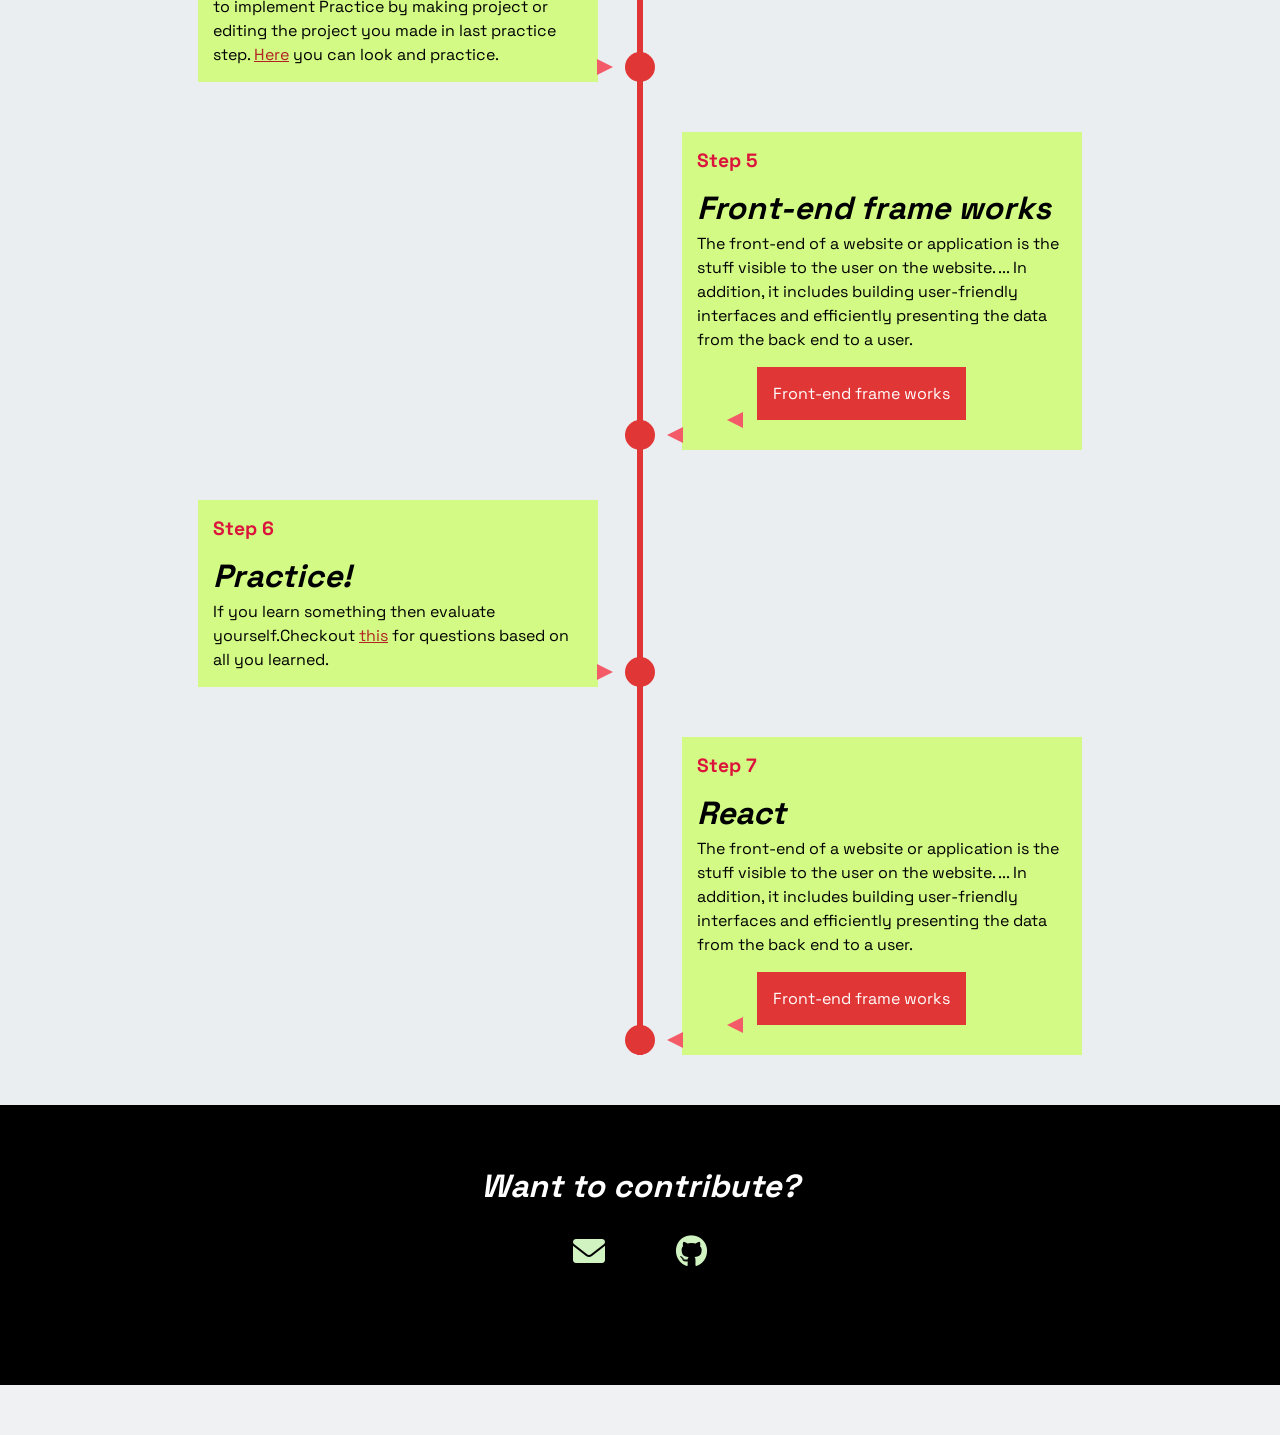
<file: sub-pages/wfrontintermediate.html>
<!DOCTYPE html>
<html>
    <head>
        <meta charset="UTF-8">
        <meta name="viewport" content="width-device-width,initial-scale=1.0">
        <title>One stop for all</title>
        <link href="../stylesheets/wfrontbasic.css" rel="stylesheet">
        <link href="https://fonts.googleapis.com/css2?family=IBM+Plex+Sans&display=swap" rel="stylesheet">
        <script src="https://ajax.googleapis.com/ajax/libs/jquery/3.5.1/jquery.min.js"></script>
        <link rel="stylesheet" href="https://cdnjs.cloudflare.com/ajax/libs/font-awesome/6.0.0-beta2/css/all.min.css"
      integrity="sha512-YWzhKL2whUzgiheMoBFwW8CKV4qpHQAEuvilg9FAn5VJUDwKZZxkJNuGM4XkWuk94WCrrwslk8yWNGmY1EduTA=="
      crossorigin="anonymous" referrerpolicy="no-referrer" />
    </head> 
    <body>
      <header>
        <nav class="nav-bar">
          <!-- /* <a href = "index.html"> <img src = " "></a> -->
          <div class="nav-links">
            <ul>
              <li><a href="../index.html">HOME</a></li>
              <li class="subnav">
                <div class="dropdown">
                  <button class="dropbtn">ROADMAPS</button>
                  <div class="dropdown-content">
                    <div class="row">
                      <div class="column">
                        <button class="option">Web Development</button>
                        <div class="frontend sub-column">
                          <button class="sub-option">Frontend</button>
                          <div class="sub-sub-column">
                            <a href="../sub-pages/wfrontbasic.html" target="_blank" rel="noopener noreferrer">Basic</a>
                            <a href="../sub-pages/wfrontintermediate.html" target="_blank"
                              rel="noopener noreferrer">Intermediate</a>
                            <a href="../sub-pages/wfrontadvance.html" target="_blank" rel="noopener noreferrer">Advanced</a>
                          </div>
                        </div>
                        <div class="backend sub-column">
                          <button class="sub-option">Backend</button>
                          <div class="sub-sub-column">
                            <a href="../sub-pages/wbackbasic.html" target="_blank" rel="noopener noreferrer">Basic</a>
                            <a href="../sub-pages/wbackintermediate.html" target="_blank"
                              rel="noopener noreferrer">Intermediate</a>
                          </div>
                        </div>
                      </div>
                      <div class="column">
                        <button class="option"><a href="android.html" target="_blank"
                            rel="noopener noreferrer">Android Development</a></button>
                      </div>
                      <div class="column">
                        <button class="option">Data Structures</button>
                      </div>
                    </div>
                  </div>
                </div>
              </li>
              <li><a href="./resources.html">RESOURCES</a></li>
              <li><a href="./contact.html">CONTACT</a></li>
            </ul>
          </div>
        </nav>
      </header>
        <section class="intro">
            <div class="container">
              <h1><strong>Roadmaps&darr;</strong></h1>
              <h2>Web-development &darr;</h2>
              <h2>Front-end =>Intermediate</h2>
            </div>
            
          </section>
          
          <section class="timeline">
            <ul>
              <li>
                <div>
                  <time>Step 1</time> <h2>HTML & CSS</h2>Learn more about advance level of HTML,CSS and enhance your skils.Here are some resources.
                <style>
                    .dropbtn {
                      background-color: #e13636;
                      color: white;
                      padding: 16px;
                      font-size: 16px;
                      border: none;
                    }
                    
                    .dropdown {
                      position: relative;
                      display: inline-block;
                    }
                    
                    .dropdown-content {
                      display: none;
                      position: absolute;
                      background-color: #f1f1f1;
                      min-width: 100px;
                      box-shadow: 0px 8px 16px 0px rgba(0,0,0,0.2);
                      z-index: 1;
                    }
                    
                    .dropdown-content a {
                      color: black;
                      padding: 12px 12px;
                      text-decoration: none;
                      display: block;
                    }
                    
                    .dropdown-content a:hover {background-color: #e13636;}
                    
                    .dropdown:hover .dropdown-content {display: block;}
                    
                    .dropdown:hover .dropbtn {background-color: #e13636;}
                    </style>
                    </head>
                    <body>
                    
                    
                    
                    <div class="dropdown">
                      <button class="dropbtn">HTML Resources</button>
                      <div class="dropdown-content">
                        <a href="https://www.freecodecamp.org/learn/responsive-web-design/">Freecodecamp</a>
                        <a href="https://learn.shayhowe.com/advanced-html-css/">shayhowe</a>
                        <a href="https://www.udemy.com/course/design-and-develop-a-killer-website-with-html5-and-css3/">Udemy</a>
                        <a href="http://flexboxfroggy.com/">flexboxfroggy</a>
                        <a href="https://github.com/lewagon/html-css-challenges">Github</a>
                        
                      </div>
                    </div>
                    
                  
                </div>
              </li>
              <li>
                <div>
                  <time>Step 2</time> <h2>Practice</h2>
                  After you have learned more about Html.Implement your skills and solve these questions.<a href="http://www.asmarterwaytolearn.com/htmlcss/index-of-exercises.html">Here</a> you can look for examples.
                </div>
              </li>
              
              <li>
                <div>
                  <time>Step 3</time> <h2>Javascript</h2>Implementing more about JavaScript.look out these resources which coantain courses projects video... all in one!
                  <br><div class="dropdown">
                    <button class="dropbtn">Javascript Resources</button>
                    <div class="dropdown-content">
                      <a href="https://www.freecodecamp.org/learn/javascript-algorithms-and-data-structures/">Freecodecamp</a>
                      <a href="https://www.udacity.com/course/object-oriented-javascript--ud711">Udemy</a>
                      <a href="https://www.udacity.com/course/javascript-and-the-dom--ud117">Udemy</a>
                      <a href="https://www.youtube.com/watch?v=17WoOqgXsRM&list=PLRqwX-V7Uu6ZiZxtDDRCi6uhfTH4FilpH">Youtube</a>
                      <a href="https://hackr.io/blog/javascript-projects">Projects</a>


                    </div>
                  </div>
                </div>
              </li>
              <li>
                <div>
                  <time>Step 4</time> <h2>Practice time is here again</h2>If you learn something implement it so in order to implement Practice by making project or editing the project you made in last practice step.
                  <a href="https://www.sanfoundry.com/1000-javascript-questions-answers/">Here</a> you can look and practice.
                </div>
              </li>
              <li>
                <div>
                  <time>Step 5</time> <h2>Front-end frame works</h2>The front-end of a website or application is the stuff visible to the user on the website. ... In addition, it includes building user-friendly interfaces and efficiently presenting the data from the back end to a user.
                  <br><div class="dropdown">
                    <button class="dropbtn">Front-end frame works</button>
                    <div class="dropdown-content">
                      <a href="https://www.freecodecamp.org/learn/front-end-development-libraries/">Freecodecamp</a>
                      <a href="https://www.udacity.com/course/front-end-frameworks--ud894">Udemy</a>
                      <a href="https://www.coursera.org/learn/bootstrap-4">Coursera</a>
                      <a href="https://www.monocubed.com/best-front-end-frameworks/">More about frameworks</a>
                      
      
                    </div>
                  </div>
                </div>
              </li>
              <li>
                <div>
                  <time>Step 6</time> <h2>Practice!</h2>If you learn something then evaluate yourself.Checkout 
                  <a href="https://www.zuaneducation.com/blog/front-end-developer-interview-questions-and-answers/">this</a> for questions based on all you learned.
                </div>
              </li>
              <li>
                <div>
                  <time>Step 7</time> <h2>React</h2>The front-end of a website or application is the stuff visible to the user on the website. ... In addition, it includes building user-friendly interfaces and efficiently presenting the data from the back end to a user.
                  <br><div class="dropdown">
                    <button class="dropbtn">Front-end frame works</button>
                    <div class="dropdown-content">
                      <a href="https://www.coursera.org/learn/front-end-react?ranMID=40328&ranEAID=JVFxdTr9V80&ranSiteID=JVFxdTr9V80-CqB9zH5XwZ8kgJ4sYHeyfw&siteID=JVFxdTr9V80-CqB9zH5XwZ8kgJ4sYHeyfw&utm_content=10&utm_medium=partners&utm_source=linkshare&utm_campaign=JVFxdTr9V80">Udemy</a>
                      <a href="https://reactjs.org/tutorial/tutorial.html">Documentation</a>
                      <a href="https://youtu.be/2OHbjep_WjQ">Angular</a>
                      <a href=" https://youtu.be/2OHbjep_WjQ">Vue</a>
                      <a href="https://reactjs.org/tutorial/tutorial.html">Youtube</a>
                      
      
                    </div>
                  </div>
                </div>
              </li>


          </section>
          

          <footer>
            <div class="cont">
              <h2>Want to contribute?</h2>
              <div class="icons">
                <a href="./sub-pages/contact.html"><i class="fa fa-envelope"></i></a>
                <a href="#"><i class="fab fa-github"></i></a>
              </div>
              <!-- <p class="rights">@Copyright 2021. All rights reserved</p> -->
            </div>
        </footer>


</body>
</file>
<file: stylesheets/landing.css>
/*================= IMPORT STYLESHEET =================*/
@import url("./style.css");

/* ==================== GLOBAL STYLES ===================== */
p {
  font-family: var(--font-para);
}

button {
  font-family: var(--font-family);
  cursor: pointer;
}

/* ==================== navbar ================== */
.nav-bar {
  position: fixed;
  display: flex;
  flex-direction: row;
  align-items: center;
  padding: 2rem;
  width: 100%;

  z-index: 99;
}
.nav-links {
  flex: 1;
  text-align: right;
}
.nav-links ul {
  display: flex;
  justify-content: right;
  align-items: center;
}
.nav-links ul li {
  list-style: none;
  display: inline-block;
  padding: 8px 12px;
}
.nav-links ul li a {
  color: #000000;
  text-decoration: none;
  font-family: "Space Grotesk", monospace;
  font-size: 1.2rem;
}
.nav-links ul li::after {
  content: " ";
  width: 0%;
  height: 2px;
  background-color: #5274ff;
  display: block;
  margin: auto;
  transition: 0.5s;
}
.nav-links ul li:hover::after {
  width: 100%;
}

/* ------- subnav ------ */

.dropdown {
  position: relative;
}

.dropbtn {
  background: transparent;
  border: none;
  font-family: "Space Grotesk", monospace;
  font-size: 1.2rem;
}

.dropdown-content {
  display: none;
  /* display: block; */
  text-align: center;
  background: var(--light-blue);
  color: var(--bright-blue);
  border-radius: 5px;
  box-shadow: var(--shadow);
  font: 500 1rem var(--font-heading), monospace;

  position: absolute;
  top: 30px;
  right: 0px;
  width: 100vh;
  padding: 2rem;
  z-index: 2;
}
.show {
  display: block;
}

.dropdown-content .row {
  display: none;
  display: flex;
  justify-content: space-between;
  align-items: flex-start;
}

.dropdown-content .column {
  flex-basis: 30%;
}

.dropdown-content .column .option {
  border: 1px solid var(--bright-blue);
  background: transparent;
  border-radius: 5px;
  font-size: 1rem;
  padding: 10px;
  height: 30%;
  width: 100%;
}

.column .sub-column {
  display: none;
}

.column:hover .sub-column {
  display: flex;
}

.column .sub-column {
  position: relative;
}

.column .sub-option {
  background: var(--white);
  border: none;
  font-size: 1rem;
  padding: 10px;
  width: 100%;
}

.column .sub-option:hover {
  background: var(--yellow);
}

.column .sub-sub-column {
  display: none;
  background: var(--white);
  border-radius: 5px;

  position: absolute;
  left: 80%;
  top: 10px;
  z-index: 1;
  /* display: flex; */
  flex-direction: column;
}

.column .sub-column:hover .sub-sub-column {
  display: flex;
}

.sub-sub-column a {
  margin-bottom: 10px;
  padding: 10px;
  width: 100%;
  border: 2px solid transparent;
}

.sub-sub-column a:hover {
  border: 2px solid var(--range);
}

/* on scroll */
.nav-scroll {
  width: 100%;
  padding: 1rem 2rem;
  background: var(--white);
  transition: all 0.2s ease-in-out;
  box-shadow: var(--shadow);
}

/* ============== HOME ============== */
section.home {
  min-height: 100vh;
  background: linear-gradient(252.82deg, #d4fc79, #8fd3f4);
}
.tagline {
  position: absolute;
  width: 523px;
  height: 291px;
  left: 782px;
  top: 226px;

  font-family: Space Grotesk;
  font-style: normal;
  font-weight: bold;
  font-size: 75.887px;
  line-height: 97px;
  text-align: center;
  text-transform: uppercase;

  color: #000000;
}
.buttons {
  display: flex;
  flex-direction: row;
  align-items: flex-start;
  padding: 0px;

  font-family: var(--font-heading);

  position: absolute;
  left: 855px;
  top: 590px;
}

.buttons button {
  border: none;
  color: white;
  background: #5274ff;
  box-shadow: 0px 3.97826px 19.8913px rgba(0, 0, 0, 0.25);
  border-radius: 25px;

  padding: 1rem 2rem;
  margin: 0px 35px;
  font-size: 1rem;
}

.button_resources a {
  color: #fff;
  text-decoration: none;
  font-family: "Space Grotesk";
}

/* ================ about ================== */
h2 {
  font-family: "Space Grotesk", monospace;
  font-size: 2rem;
  margin: 1rem 0px;
}

.aboutus {
  height: 80vhvh;
  width: 82%;
  line-height: 1.3;
  margin: 0 auto;
  color: var(--black);
  padding: 10rem;
  font-size: 1.3rem;
  text-align: center;
  background: white;
}
</file>
<file: stylesheets/wfrontbasic.css>
@import url("./style.css");

*,
*::before,
*::after {
  margin: 0;
  padding: 0;
  box-sizing: border-box;
}

body {
  font: normal 16px/1.5 var(--font-heading), monospace;
  background: #eff1f3;
  color: rgb(255, 249, 249);
  overflow-x: hidden;
  padding-bottom: 50px;
}

/* ==================== navbar ================== */
.nav-bar {
  display: flex;
  flex-direction: row;
  align-items: center;
  width: 100%;
  padding: 1rem 2rem;

  background: var(--white);
  z-index: 99;
}
.nav-links {
  flex: 1;
  text-align: right;
}
.nav-links ul {
  display: flex;
  justify-content: right;
  align-items: center;
  margin-bottom: 0;
}
.nav-links ul li {
  list-style: none;
  display: inline-block;
  padding: 8px 12px;
}
.nav-links ul li a {
  color: #000000;
  text-decoration: none;
  font-family: "Space Grotesk", monospace;
  font-size: 1.2rem;
}
.nav-links ul li::after {
  content: " ";
  width: 0%;
  height: 2px;
  background-color: #5274ff;
  display: block;
  margin: auto;
  transition: 0.5s;
}
.nav-links ul li:hover::after {
  width: 100%;
}

/* ------- subnav ------ */

.dropdown {
  position: relative;
}

.dropbtn {
  background: transparent;
  border: none;
  font-family: "Space Grotesk", monospace;
  font-size: 1.2rem;
}

.dropdown-content {
  display: none;
  /* display: block; */
  text-align: center;
  background: var(--light-blue);
  color: var(--bright-blue);
  border-radius: 5px;
  box-shadow: var(--shadow);
  font: 500 1rem var(--font-heading), monospace;

  position: absolute;
  top: 30px;
  right: 0px;
  width: 100vh;
  padding: 2rem;
  z-index: 2;
}
.show {
  display: block;
}

.dropdown-content .row {
  display: none;
  display: flex;
  justify-content: space-between;
  align-items: flex-start;
}

.dropdown-content .column {
  flex-basis: 30%;
}

.dropdown-content .column .option {
  border: 1px solid var(--bright-blue);
  background: transparent;
  border-radius: 5px;
  font-size: 1rem;
  padding: 10px;
  height: 30%;
  width: 100%;
}

.column .sub-column {
  display: none;
}

.column:hover .sub-column {
  display: flex;
}

.column .sub-column {
  position: relative;
}

.column .sub-option {
  background: var(--white);
  border: none;
  font-size: 1rem;
  padding: 10px;
  width: 100%;
}

.column .sub-option:hover {
  background: var(--yellow);
}

.column .sub-sub-column {
  display: none;
  background: var(--white);
  border-radius: 5px;

  position: absolute;
  left: 80%;
  top: 10px;
  z-index: 1;
  /* display: flex; */
  flex-direction: column;
}

.column .sub-column:hover .sub-sub-column {
  display: flex;
}

.sub-sub-column a {
  margin-bottom: 10px;
  padding: 10px;
  width: 100%;
  border: 2px solid transparent;
}

.sub-sub-column a:hover {
  border: 2px solid var(--range);
}

/* on scroll */
.nav-scroll {
  width: 100%;
  padding: 1rem 2rem;
  background: var(--white);
  transition: all 0.2s ease-in-out;
  box-shadow: var(--shadow);
}


/* INTRO SECTION
–––––––––––––––––––––––––––––––––––––––––––––––––– */

.intro {
  background: #D2FA85;
  padding: 100px 0;
}

.container {
  width: 90%;
  max-width: 1200px;
  margin: 0 auto;
  text-align: center;
}

h1 {
  font-size: 2.5rem;
}


/* TIMELINE
–––––––––––––––––––––––––––––––––––––––––––––––––– */

.timeline ul {
  background: #ebeef1;
  padding: 50px 0;
}

.timeline ul li {
  list-style-type: none;
  position: relative;
  width: 6px;
  margin: 0 auto;
  padding-top: 50px;
  background: #e13636;
}

.timeline ul li::after {
  content: "";
  position: absolute;
  left: 50%;
  bottom: 0;
  transform: translateX(-50%);
  width: 30px;
  height: 30px;
  border-radius: 50%;
  background: inherit;
  z-index: 1;
}

.timeline ul li div {
  position: relative;
  bottom: 0;
  width: 400px;
  padding: 15px;
  background: #D2FA85;
}

.timeline ul li div::before {
  content: "";
  position: absolute;
  bottom: 7px;
  width: 0;
  height: 0;
  border-style: solid;
}

.timeline ul li:nth-child(odd) div {
  left: 45px;
}

.timeline ul li:nth-child(odd) div::before {
  left: -15px;
  border-width: 8px 16px 8px 0;
  border-color: transparent #f45b69 transparent transparent;
}

.timeline ul li:nth-child(even) div {
  left: -439px;
}

.timeline ul li:nth-child(even) div::before {
  right: -15px;
  border-width: 8px 0 8px 16px;
  border-color: transparent transparent transparent #f45b69;
}

time {
  display: block;
  font-size: 1.2rem;
  font-weight: bold;
  margin-bottom: 8px;
  color: crimson;
}


/* EFFECTS
–––––––––––––––––––––––––––––––––––––––––––––––––– */
/*
.timeline ul li::after {
  transition: background 0.5s ease-in-out;
}

.timeline ul li.in-view::after {
  background: #f45b69;
}

.timeline ul li div {
  visibility: hidden;
  opacity: 0;
  transition: all 0.5s ease-in-out;
}

.timeline ul li:nth-child(odd) div {
  transform: translate3d(200px, 0, 0);
}

.timeline ul li:nth-child(even) div {
  transform: translate3d(-200px, 0, 0);
}

.timeline ul li.in-view div {
  transform: none;
  visibility: visible;
  opacity: 1;
}


/* GENERAL MEDIA QUERIES
–––––––––––––––––––––––––––––––––––––––––––––––––– */

@media screen and (max-width: 900px) {
  .timeline ul li div {
    width: 250px;
  }
  .timeline ul li:nth-child(even) div {
    left: -289px;
    /*250+45-6*/
  }
}

@media screen and (max-width: 600px) {
  .timeline ul li {
    margin-left: 20px;
  }
  .timeline ul li div {
    width: calc(100vw - 91px);
  }
  .timeline ul li:nth-child(even) div {
    left: 45px;
  }
  .timeline ul li:nth-child(even) div::before {
    left: -15px;
    border-width: 8px 16px 8px 0;
    border-color: transparent #f45b69 transparent transparent;
  }
}


/* EXTRA/CLIP PATH STYLES
–––––––––––––––––––––––––––––––––––––––––––––––––– */
.timeline-clippy ul li::after {
  width: 40px;
  height: 40px;
  border-radius: 0;
}

.timeline-rhombus ul li::after {
  clip-path: polygon(50% 0%, 100% 50%, 50% 100%, 0% 50%);
}

.timeline-rhombus ul li div::before {
  bottom: 12px;
}

.timeline-star ul li::after {
  clip-path: polygon(
    50% 0%,
    61% 35%,
    98% 35%,
    68% 57%,
    79% 91%,
    50% 70%,
    21% 91%,
    32% 57%,
    2% 35%,
    39% 35%
  );
}

.timeline-heptagon ul li::after {
  clip-path: polygon(
    50% 0%,
    90% 20%,
    100% 60%,
    75% 100%,
    25% 100%,
    0% 60%,
    10% 20%
  );
}

.timeline-infinite ul li::after {
  animation: scaleAnimation 2s infinite;
}

@keyframes scaleAnimation {
  0% {
    transform: translateX(-50%) scale(1);
  }
  50% {
    transform: translateX(-50%) scale(1.25);
  }
  100% {
    transform: translateX(-50%) scale(1);
  }
}


/* FOOTER STYLES
–––––––––––––––––––––––––––––––––––––––––––––––––– */
.page-footer {
  position: fixed;
  right: 0;
  bottom: 20px;
  display: flex;
  align-items: center;
  padding: 5px;
  color: black;
  background: rgba(255, 255, 255, 0.65);
}

.page-footer a {
  display: flex;
  margin-left: 4px;
}

/* Text */

strong {
  font-size: xxx-large;
  font-style: oblique;
  text-decoration: overline;
  color: crimson;
}

h2 {
  font-size: xx-large;
  font-style: oblique;
}

a {
  color: firebrick;
}

.dropdown {
  width: fit-content !important;
}

.dropbtn {
  background-color: #e13636;
  color: white;
  padding: 16px;
  font-size: 16px;
  border: none;
}

.dropdown {
  position: relative;
  display: inline-block;
}

.dropdown-content {
  display: none;
  position: absolute;
  background-color: #f1f1f1;
  min-width: 100px;
  box-shadow: 0px 8px 16px 0px rgba(0,0,0,0.2);
  z-index: 1;
}

.dropdown-content a {
  color: black;
  padding: 12px 12px;
  text-decoration: none;
  display: block;
}

.dropdown-content a:hover {background-color: #e13636;}

.dropdown:hover .dropdown-content {display: block;}

.dropdown:hover .dropbtn {background-color: #e13636;}

div {
  color: black;
}


/* width of scroll-bar */
::-webkit-scrollbar {
  width: 13px;
}

::-webkit-scrollbar-track {
  box-shadow: inset 0 0 5px grey; 
  border-radius: 10px;
}

/* Handle */
::-webkit-scrollbar-thumb {
  background: #dc143c; 
  border-radius: 10px;
}

::-webkit-scrollbar-thumb:hover {
  background: #d2fa85a3; 
}

.footer{
  position: relative;
  height: 325px;
  left: 0px;
  right: -1px;
  bottom: 0px;
  background-color: #000000;
  width: 100%;

}
.submenu{
  position: absolute;
  display: flex;
  flex-direction: row;
  justify-content: center;
  align-items: center;
  height: 68.56px;
  
  margin: 0 auto;
  width: 581.47px;
  border: 3px solid white;
  padding: 20px;
  top: -30px;
  left: 32%;

background: #5274FF;
border-radius: 15px;
}
.subhome{

 
  width: 63.19px;
  height: 29.93px;
  left: 8.31px;
  top: 8.31px;
  
  font-family: Space Grotesk;
  font-size: 23.2809px;
  line-height: 27px;
  text-align: left;
  
  /* Scheme/secondary */
  
  color: #FCFF67;
  
  
  /* Inside Auto Layout */
  
  flex: none;
  order: 0;
  flex-grow: 0;
  margin: 0px 8.31461px;
  text-decoration: none;
  

}
.subresources{

  position: static;
width: 117.24px;
height: 29.93px;
left: 8.31px;
top: 8.31px;

font-family: Space Grotesk;
font-size: 23.2809px;
line-height: 27px;

/* Scheme/secondary */

color: #FCFF67;


/* Inside Auto Layout */

flex: none;
order: 0;
flex-grow: 0;
margin: 0px 8.31461px;
}
.subcontacts{

  position: static;
width: 91.46px;
height: 29.93px;
left: 8.31px;
top: 8.31px;

font-family: Space Grotesk;
font-size: 23.2809px;
line-height: 27px;
text-align: right;

/* Scheme/secondary */

color: #FCFF67;


/* Inside Auto Layout */

flex: none;
order: 0;
flex-grow: 0;
margin: 0px 8.31461px;
}
.cont{
  
  height: 325px;
  left: 0px;
  right: -1px;
  bottom: 0px;
  padding-top: 5%;
font-family: Space Grotesk;
font-size: 29.041px;
line-height: 34px;
text-align: center;

color: #FFFFFF;
}
.icons{

margin: 2rem;

}
.icons > a {
  font-size: 2rem;
  color: #D1F3C2;
  }
.rights{

position:absolute;
width: 100%;
height: 23px;
text-align: center;
font-family: Space Grotesk;
font-size: 18px;
line-height: 2px;
bottom: 15px;

color: #D1F3C2;
}
</file>
<file: stylesheets/contact.css>
@import url("https://fonts.googleapis.com/css2?family=Poppins:wght@200;500&display=swap");
@import url("style.css");

body {
  font-family: "Poppins", san-serif;
  font-size: 17px;
  height: 100vh;
  display: flex;
  align-items: center;
  justify-content: center;
  color: #000;
}

/* ==================== navbar ================== */
.nav-bar {
  display: flex;
  flex-direction: row;
  align-items: center;
  width: 100%;
  padding: 1rem 2rem;

  background: var(--white);
  z-index: 99;
}
.nav-links {
  flex: 1;
  text-align: right;
}
.nav-links ul {
  display: flex;
  justify-content: right;
  align-items: center;
  margin-bottom: 0;
}
.nav-links ul li {
  list-style: none;
  display: inline-block;
  padding: 8px 12px;
}
.nav-links ul li a {
  color: #000000;
  text-decoration: none;
  font-family: "Space Grotesk", monospace;
  font-size: 1.2rem;
}
.nav-links ul li::after {
  content: " ";
  width: 0%;
  height: 2px;
  background-color: #5274ff;
  display: block;
  margin: auto;
  transition: 0.5s;
}
.nav-links ul li:hover::after {
  width: 100%;
}

/* ------- subnav ------ */

.dropdown {
  position: relative;
}

.dropbtn {
  background: transparent;
  border: none;
  font-family: "Space Grotesk", monospace;
  font-size: 1.2rem;
}

.dropdown-content {
  display: none;
  /* display: block; */
  text-align: center;
  background: var(--light-blue);
  color: var(--bright-blue);
  border-radius: 5px;
  box-shadow: var(--shadow);
  font: 500 1rem var(--font-heading), monospace;

  position: absolute;
  top: 30px;
  right: 0px;
  width: 100vh;
  padding: 2rem;
  z-index: 2;
}
.show {
  display: block;
}

.dropdown-content .row {
  display: none;
  display: flex;
  justify-content: space-between;
  align-items: flex-start;
}

.dropdown-content .column {
  flex-basis: 30%;
}

.dropdown-content .column .option {
  border: 1px solid var(--bright-blue);
  background: transparent;
  border-radius: 5px;
  font-size: 1rem;
  padding: 10px;
  height: 30%;
  width: 100%;
}

.column .sub-column {
  display: none;
}

.column:hover .sub-column {
  display: flex;
}

.column .sub-column {
  position: relative;
}

.column .sub-option {
  background: var(--white);
  border: none;
  font-size: 1rem;
  padding: 10px;
  width: 100%;
}

.column .sub-option:hover {
  background: var(--yellow);
}

.column .sub-sub-column {
  display: none;
  background: var(--white);
  border-radius: 5px;

  position: absolute;
  left: 80%;
  top: 10px;
  z-index: 1;
  /* display: flex; */
  flex-direction: column;
}

.column .sub-column:hover .sub-sub-column {
  display: flex;
}

.sub-sub-column a {
  margin-bottom: 10px;
  padding: 10px;
  width: 100%;
  border: 2px solid transparent;
}

.sub-sub-column a:hover {
  border: 2px solid var(--range);
}

/* on scroll */
.nav-scroll {
  width: 100%;
  padding: 1rem 2rem;
  background: var(--white);
  transition: all 0.2s ease-in-out;
  box-shadow: var(--shadow);
}

h1 {
  text-align: center;
  margin-bottom: 2rem;
}

/* =========== form ================ */
.contact-form {
  width: 30%;
}

.contact-form > form {
  padding: 3rem 1.2rem;
  display: flex;
  flex-direction: column;
  align-items: center;
  background-color: #ffed99;
  border-radius: 10px;
}

.contact-form input,
.contact-form textarea {
  width: 100%;
  margin: 10px;
  padding: 10px;
  border: none;
  border-radius: 5px;
}

.contact-form label {
  align-self: flex-start;
}

input.submit-btn {
  font-family: "Poppins", sans-serif;
  font-size: 18px;
  background-color: #022e57;
  color: #00ead3;
  box-shadow: 2px 2px 10px rgb(158, 158, 92);
}

.submit-btn:hover {
  background-color: #005a8d;
  transition: 0.2s linear;
}

/* media queries */
@media screen and (max-width: 1050px) {
  .contact-form {
    width: 60%;
  }
}

@media screen and (max-width: 700px) {
  .contact-form {
    width: 80%;
  }
}

form {
  background-color: #caf68a !important;
}
</file>
<file: stylesheets/resources.css>
/*================= IMPORT STYLESHEET =================*/
@import url("./style.css");

/* ================ GLOBAL STYLES ================ */
body {
  background: linear-gradient(
      45deg,
      var(--light-neon-1),
      var(--linear-gradient-2)
    )
    no-repeat;
  background-position: top left;
  background-size: 100%;
}

main {
  font-family: var(--font-heading);
  min-height: 80vh;
  max-width: 1600px;
  width: 100%;
  margin-top: 2rem;
}

h1 {
  text-transform: uppercase;
  text-align: center;
  text-decoration: underline wavy 4px var(--bright-blue);
  text-underline-offset: 8px;
}

/* ==================== navbar ================== */
.nav-bar {
  display: flex;
  flex-direction: row;
  align-items: center;
  width: 100%;
  padding: 1rem 2rem;

  background: var(--white);
  z-index: 99;
}
.nav-links {
  flex: 1;
  text-align: right;
}
.nav-links ul {
  display: flex;
  justify-content: right;
  align-items: center;
  margin-bottom: 0;
}
.nav-links ul li {
  list-style: none;
  display: inline-block;
  padding: 8px 12px;
}
.nav-links ul li a {
  color: #000000;
  text-decoration: none;
  font-family: "Space Grotesk", monospace;
  font-size: 1.2rem;
}
.nav-links ul li::after {
  content: " ";
  width: 0%;
  height: 2px;
  background-color: #5274ff;
  display: block;
  margin: auto;
  transition: 0.5s;
}
.nav-links ul li:hover::after {
  width: 100%;
}

/* ------- subnav ------ */

.dropdown {
  position: relative;
}

.dropbtn {
  background: transparent;
  border: none;
  font-family: "Space Grotesk", monospace;
  font-size: 1.2rem;
}

.dropdown-content {
  display: none;
  /* display: block; */
  text-align: center;
  background: var(--light-blue);
  color: var(--bright-blue);
  border-radius: 5px;
  box-shadow: var(--shadow);
  font: 500 1rem var(--font-heading), monospace;

  position: absolute;
  top: 30px;
  right: 0px;
  width: 100vh;
  padding: 2rem;
  z-index: 2;
}
.show {
  display: block;
}

.dropdown-content .row {
  display: none;
  display: flex;
  justify-content: space-between;
  align-items: flex-start;
}

.dropdown-content .column {
  flex-basis: 30%;
}

.dropdown-content .column .option {
  border: 1px solid var(--bright-blue);
  background: transparent;
  border-radius: 5px;
  font-size: 1rem;
  padding: 10px;
  height: 30%;
  width: 100%;
}

.column .sub-column {
  display: none;
}

.column:hover .sub-column {
  display: flex;
}

.column .sub-column {
  position: relative;
}

.column .sub-option {
  background: var(--white);
  border: none;
  font-size: 1rem;
  padding: 10px;
  width: 100%;
}

.column .sub-option:hover {
  background: var(--yellow);
}

.column .sub-sub-column {
  display: none;
  background: var(--white);
  border-radius: 5px;

  position: absolute;
  left: 80%;
  top: 10px;
  z-index: 1;
  /* display: flex; */
  flex-direction: column;
}

.column .sub-column:hover .sub-sub-column {
  display: flex;
}

.sub-sub-column a {
  margin-bottom: 10px;
  padding: 10px;
  width: 100%;
  border: 2px solid transparent;
}

.sub-sub-column a:hover {
  border: 2px solid var(--range);
}

/* on scroll */
.nav-scroll {
  width: 100%;
  padding: 1rem 2rem;
  background: var(--white);
  transition: all 0.2s ease-in-out;
  box-shadow: var(--shadow);
}


/* ================ CARDS ================ */
section#path-cards {
  margin: 5rem;
  display: grid;
  grid-template-columns: 1fr 1fr 1fr;
  gap: 4rem;
}

#path-cards button {
  background: var(--light-blue);
  border: none;
  border-radius: 10px;
  box-shadow: var(--shadow);
  font-family: var(--font-heading);
  font-size: 1.2rem;
  font-weight: 500;
  padding: 1rem;
  text-transform: uppercase;
  text-align: center;
  cursor: pointer;
}

/* ================ MODAL ================ */
h4 {
  text-align: center;
  margin: 2rem 0px 3rem;
  border-radius: 10px;
  text-underline-offset: 5px;
  position: relative;
}

/* --------- Modal Links ----------- */
.links-container {
  display: grid;
  grid-template-columns: 1fr 1fr 1fr;
  gap: 2rem;
}

.link-dropbtn {
  width: 100%;
  margin-bottom: 1rem;
  border: 1px dashed black;
  border-radius: 5px;
  background-color: white;
}

div.link-dropMenu {
  background: var(--light-blue);
  padding: 1rem;
  margin-bottom: 1rem;
  border-radius: 5px;
  font-family: var(--font-para);
  font-size: 14px;
}

.link-dropMenu li {
  line-height: 2;
}

.no-dropdown-links {
    display: flex;
    justify-content: center;
    align-items: center;
}

/* --------------- scroll Bar ---------------- */
::-webkit-scrollbar {
    width: 13px;
  }
  
  ::-webkit-scrollbar-track {
    box-shadow: inset 0 0 5px grey; 
    border-radius: 10px;
  }
  
  /* Handle */
  ::-webkit-scrollbar-thumb {
    background: #dc143c; 
    border-radius: 10px;
  }
  
  ::-webkit-scrollbar-thumb:hover {
    background: #d2fa85a3; 
  }
</file>
